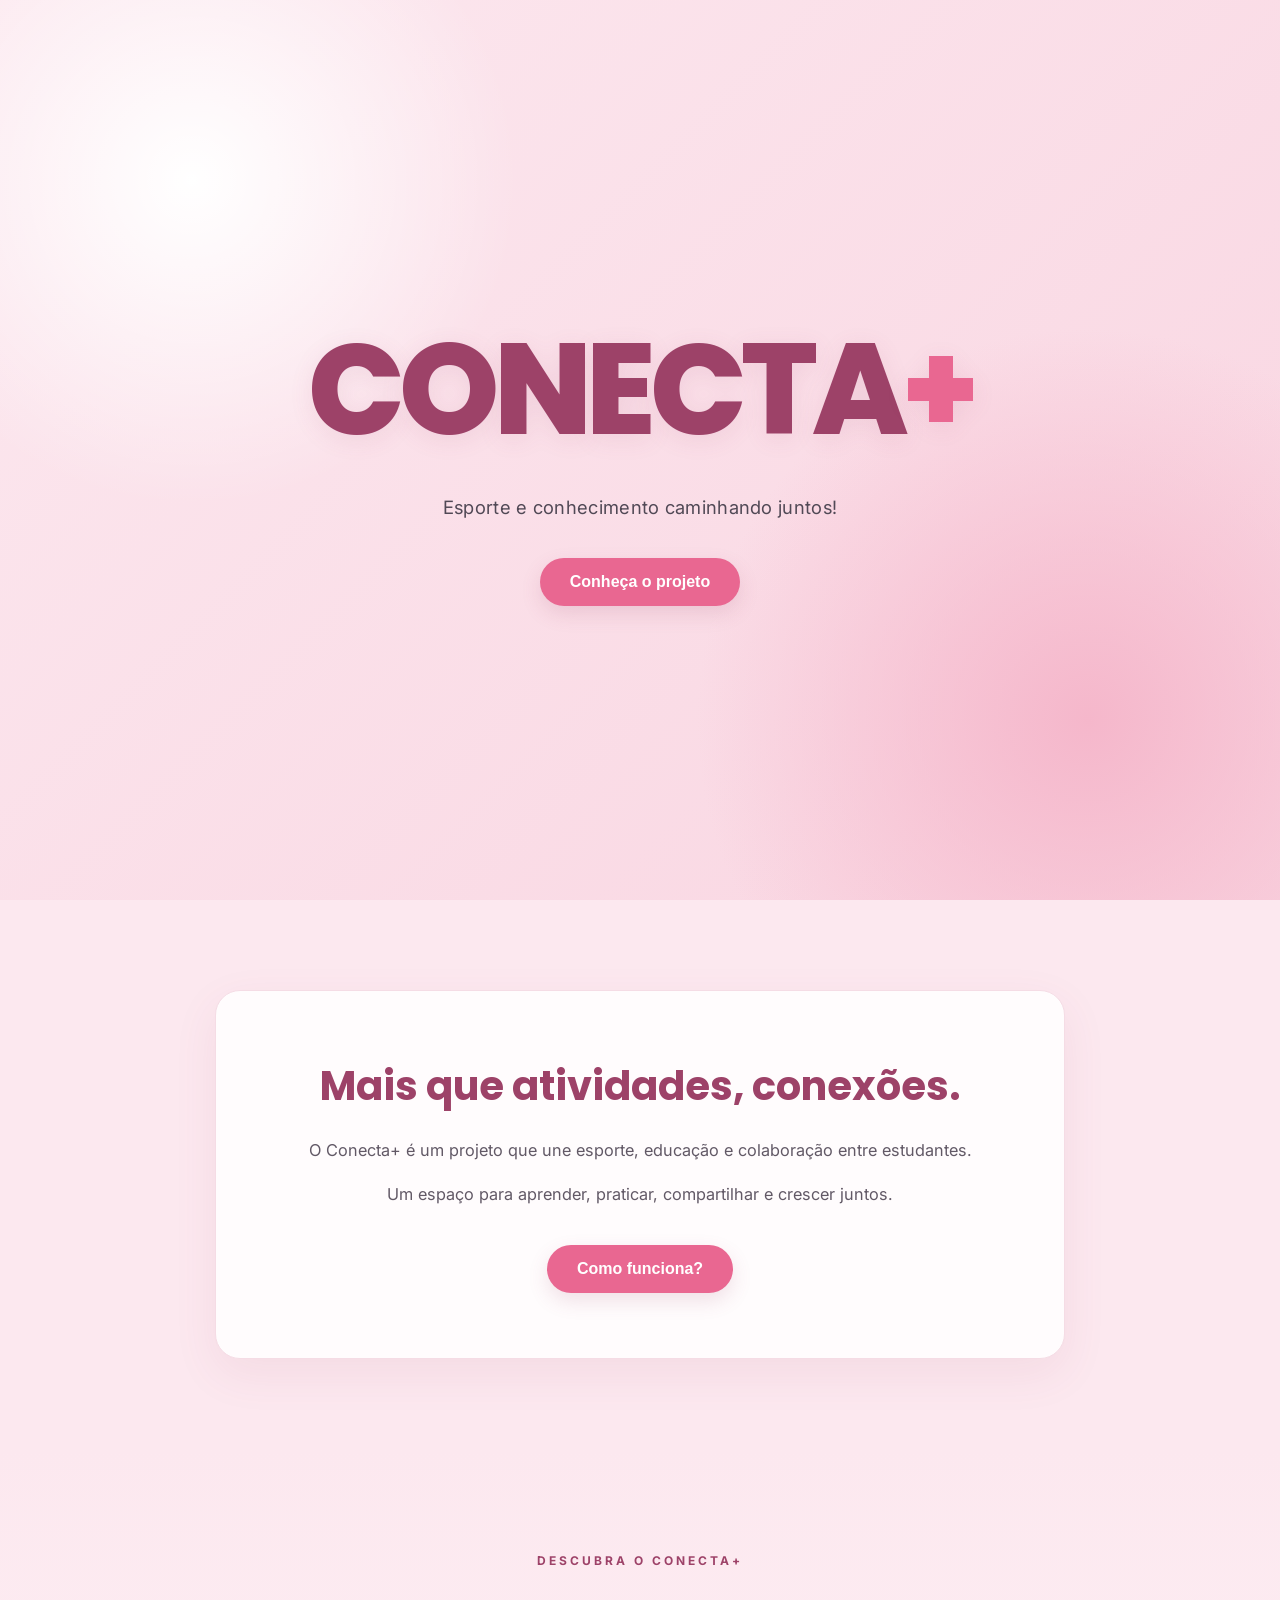
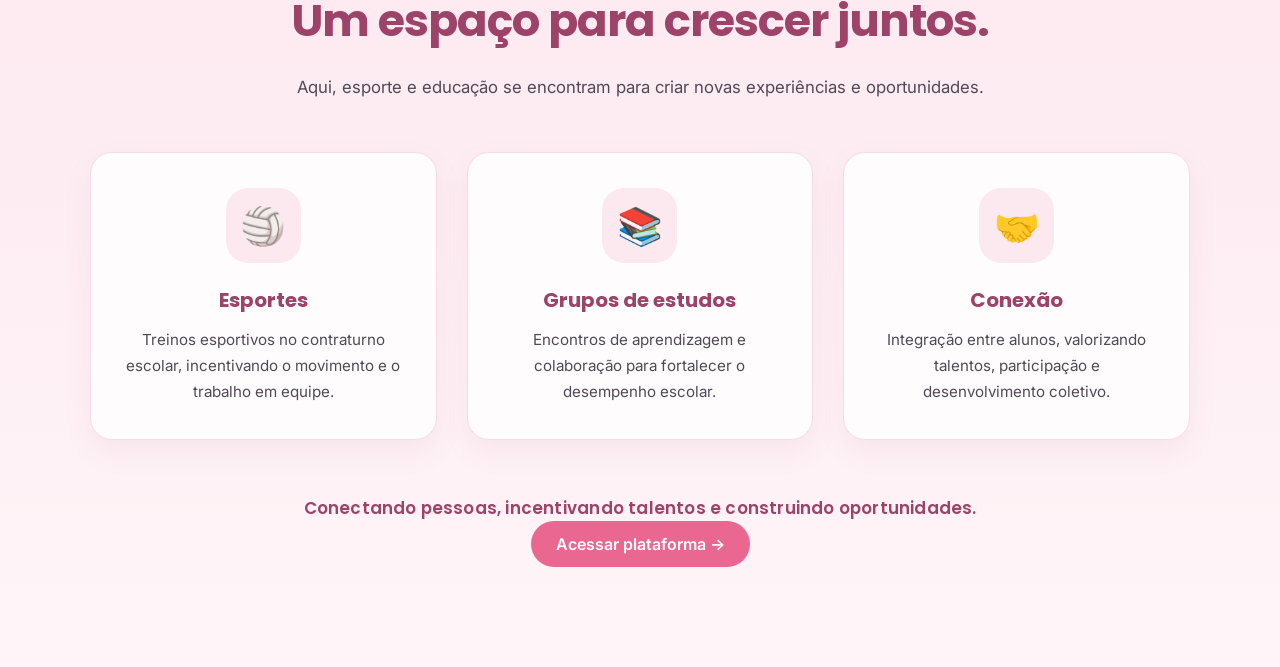
<file: index.html>
<!DOCTYPE html>
<html lang="pt-BR">
<head>
    <meta charset="UTF-8">
    <meta name="viewport" content="width=device-width, initial-scale=1.0">
    <title>Conecta+ | Esporte e conhecimento</title>
    <link rel="stylesheet" href="style.css">
</head>
    
<body>

    <header>
    <h1>CONECTA<span>+</span></h1>

    <p>Esporte e conhecimento caminhando juntos!</p>

    <button onclick="document.getElementById('apresentacao').scrollIntoView({behavior: 'smooth'})">
        Conheça o projeto 
    </button>
</header>
    <main>
        <section class="apresentacao" id="apresentacao">
            <h2>Mais que atividades, conexões.</h2>

            <p>
                O Conecta+ é um projeto que une esporte,
                educação e colaboração entre estudantes.
            </p>

            <p>
                Um espaço para aprender, praticar,
                compartilhar e crescer juntos.
            </p>

         <button onclick="document.getElementById('como-funciona').scrollIntoView({behavior: 'smooth'})">
    Como funciona? 
</button>
            
        </section> 
        <section class="como-funciona" id="como-funciona">

            <div class="titulo-secao">
                <span>DESCUBRA O CONECTA+</span>

                <h2>Um espaço para crescer juntos.</h2>

                <p>
                    Aqui, esporte e educação se encontram
                    para criar novas experiências e oportunidades.
                </p>
            </div>

            <div class="atividades">

                <div class="cartao-atividade">
                    <div class="icone">🏐</div>
                    <h3>Esportes</h3>
                    <p>
                        Treinos esportivos no contraturno escolar,
                        incentivando o movimento e o trabalho em equipe.
                    </p>
                </div>

                <div class="cartao-atividade">
                    <div class="icone">📚</div>
                    <h3>Grupos de estudos</h3>
                    <p>
                        Encontros de aprendizagem e colaboração
                        para fortalecer o desempenho escolar.
                    </p>
                </div>

                <div class="cartao-atividade">
                    <div class="icone">🤝</div>
                    <h3>Conexão</h3>
                    <p>
                        Integração entre alunos, valorizando talentos,
                        participação e desenvolvimento coletivo.
                    </p>
                </div>

            </div>

            <p class="frase-final">
                Conectando pessoas, incentivando talentos
                e construindo oportunidades.
            </p>
            <a href="acesso.html" class="botao-acesso">
    Acessar plataforma →
</a>

        </section>
     
        
    </main>

</body>
</html>
</file>
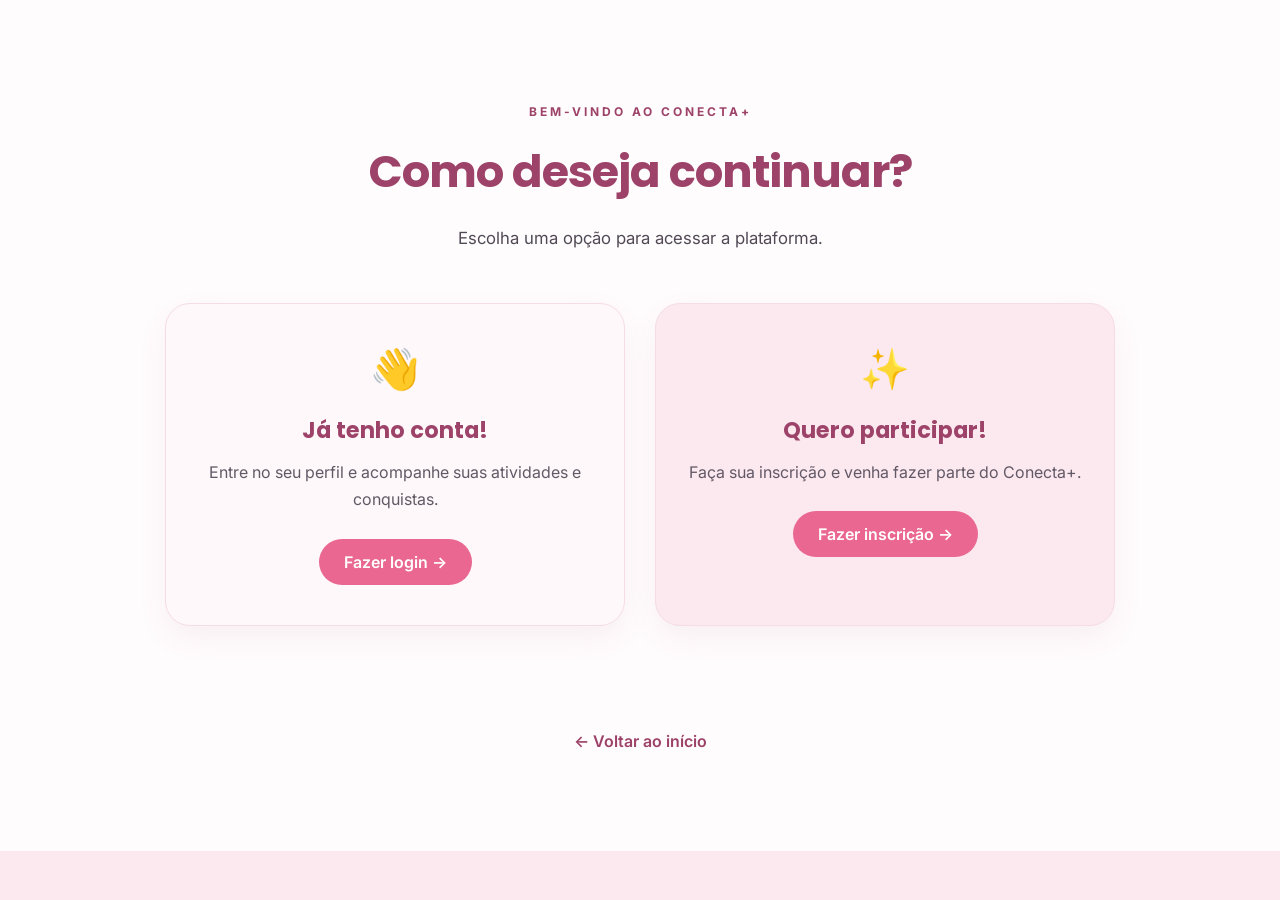
<file: acesso.html>
<!DOCTYPE html>
<html lang="pt-BR">

<head>
    <meta charset="UTF-8">
    <meta name="viewport" content="width=device-width, initial-scale=1.0">
    <title>Acesso | Conecta+</title>
    <link rel="stylesheet" href="style.css">
</head>

<body>

    <main class="acesso">

        <div class="titulo-secao">
            <span>BEM-VINDO AO CONECTA+</span>

            <h2>Como deseja continuar?</h2>

            <p>
                Escolha uma opção para acessar a plataforma.
            </p>
        </div>

        <div class="opcoes-acesso">

            <div class="cartao-acesso">

                <div class="icone-acesso">👋</div>

                <h3>Já tenho conta!</h3>

                <p>
                    Entre no seu perfil e acompanhe
                    suas atividades e conquistas.
                </p>

                <a href="login.html" class="botao-acesso">
                    Fazer login →
                </a>

            </div>

            <div class="cartao-acesso destaque-acesso">

                <div class="icone-acesso">✨</div>

                <h3>Quero participar!</h3>

                <p>
                    Faça sua inscrição e venha
                    fazer parte do Conecta+.
                </p>

                <a href="inscricao.html" class="botao-acesso">
                    Fazer inscrição →
                </a>

            </div>

        </div>

        <a href="index.html" class="voltar">
            ← Voltar ao início
        </a>

    </main>

</body>
</html>
</file>
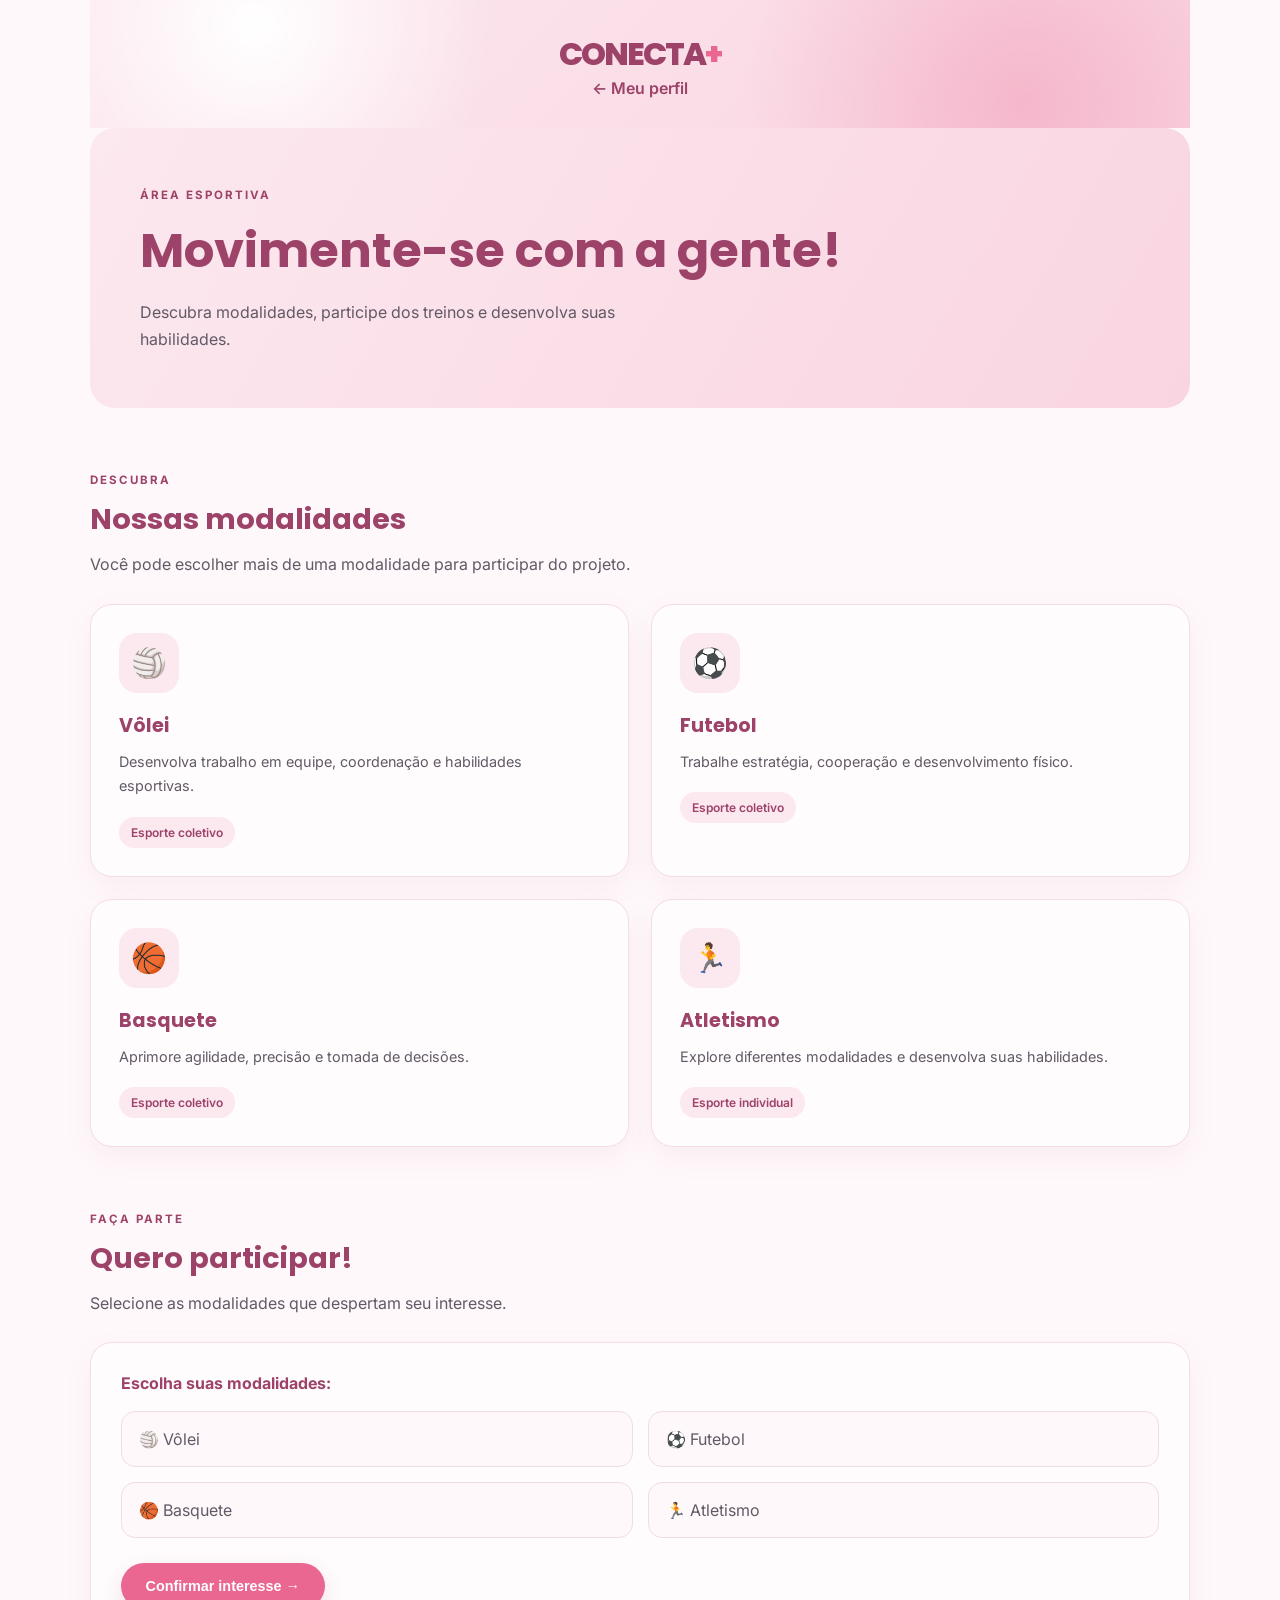
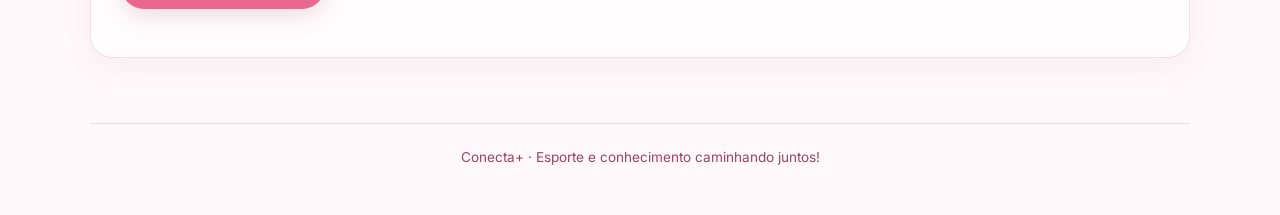
<file: esportes.html>
<!DOCTYPE html>
<html lang="pt-BR">

<head>
    <meta charset="UTF-8">
    <meta name="viewport" content="width=device-width, initial-scale=1.0">
    <title>Esportes | Conecta+</title>
    <link rel="stylesheet" href="style.css">
</head>

<body>

    <main class="pagina-esportes">

        <header class="topo-esportes">

            <a href="perfil.html" class="logo-esportes">
                CONECTA<span>+</span>
            </a>

            <a href="perfil.html" class="voltar-esportes">
                ← Meu perfil
            </a>

        </header>

        <section class="boas-vindas-esportes">

            <span>ÁREA ESPORTIVA</span>

            <h1>Movimente-se com a gente!</h1>

            <p>
                Descubra modalidades, participe dos treinos
                e desenvolva suas habilidades.
            </p>

        </section>

        <section class="modalidades-esportes">

            <div class="titulo-esportes">
                <span>DESCUBRA</span>
                <h2>Nossas modalidades</h2>
                <p>
                    Você pode escolher mais de uma modalidade
                    para participar do projeto.
                </p>
            </div>

            <div class="lista-modalidades">

                <article class="cartao-esporte">

                    <div class="imagem-esporte">🏐</div>

                    <h3>Vôlei</h3>

                    <p>
                        Desenvolva trabalho em equipe,
                        coordenação e habilidades esportivas.
                    </p>

                    <span class="categoria-esporte">Esporte coletivo</span>

                </article>

                <article class="cartao-esporte">

                    <div class="imagem-esporte">⚽</div>

                    <h3>Futebol</h3>

                    <p>
                        Trabalhe estratégia, cooperação
                        e desenvolvimento físico.
                    </p>

                    <span class="categoria-esporte">Esporte coletivo</span>

                </article>

                <article class="cartao-esporte">

                    <div class="imagem-esporte">🏀</div>

                    <h3>Basquete</h3>

                    <p>
                        Aprimore agilidade, precisão
                        e tomada de decisões.
                    </p>

                    <span class="categoria-esporte">Esporte coletivo</span>

                </article>

                <article class="cartao-esporte">

                    <div class="imagem-esporte">🏃</div>

                    <h3>Atletismo</h3>

                    <p>
                        Explore diferentes modalidades
                        e desenvolva suas habilidades.
                    </p>

                    <span class="categoria-esporte">Esporte individual</span>

                </article>

            </div>

        </section>

        <section class="inscricao-esportes">

            <div class="titulo-esportes">
                <span>FAÇA PARTE</span>
                <h2>Quero participar!</h2>
                <p>
                    Selecione as modalidades que despertam
                    seu interesse.
                </p>
            </div>

            <form class="form-esportes" id="form-esportes">

                <label>Escolha suas modalidades:</label>

                <div class="opcoes-esportes">

                    <label class="opcao-esporte">
                        <input type="checkbox" name="modalidades" value="Vôlei">
                        <span>🏐 Vôlei</span>
                    </label>

                    <label class="opcao-esporte">
                        <input type="checkbox" name="modalidades" value="Futebol">
                        <span>⚽ Futebol</span>
                    </label>

                    <label class="opcao-esporte">
                        <input type="checkbox" name="modalidades" value="Basquete">
                        <span>🏀 Basquete</span>
                    </label>

                    <label class="opcao-esporte">
                        <input type="checkbox" name="modalidades" value="Atletismo">
                        <span>🏃 Atletismo</span>
                    </label>

                </div>

                <button type="submit" class="botao-esportes">
                    Confirmar interesse →
                </button>

                <p id="mensagem-esportes"></p>

            </form>

        </section>

        <footer class="rodape-esportes">
            <p>Conecta+ · Esporte e conhecimento caminhando juntos!</p>
        </footer>

    </main>

    <script>

        const formulario = document.getElementById("form-esportes");

        formulario.addEventListener("submit", function(event) {

            event.preventDefault();

            const selecionadas = document.querySelectorAll(
                'input[name="modalidades"]:checked'
            );

            const mensagem = document.getElementById("mensagem-esportes");

            if (selecionadas.length === 0) {
                mensagem.textContent = "Selecione pelo menos uma modalidade.";
                return;
            }

            const modalidades = Array.from(selecionadas).map(
                opcao => opcao.value
            );

            mensagem.textContent =
                "Interesse registrado nesta demonstração: " +
                modalidades.join(", ") + ".";

        });

    </script>

</body>
</html>
</file>
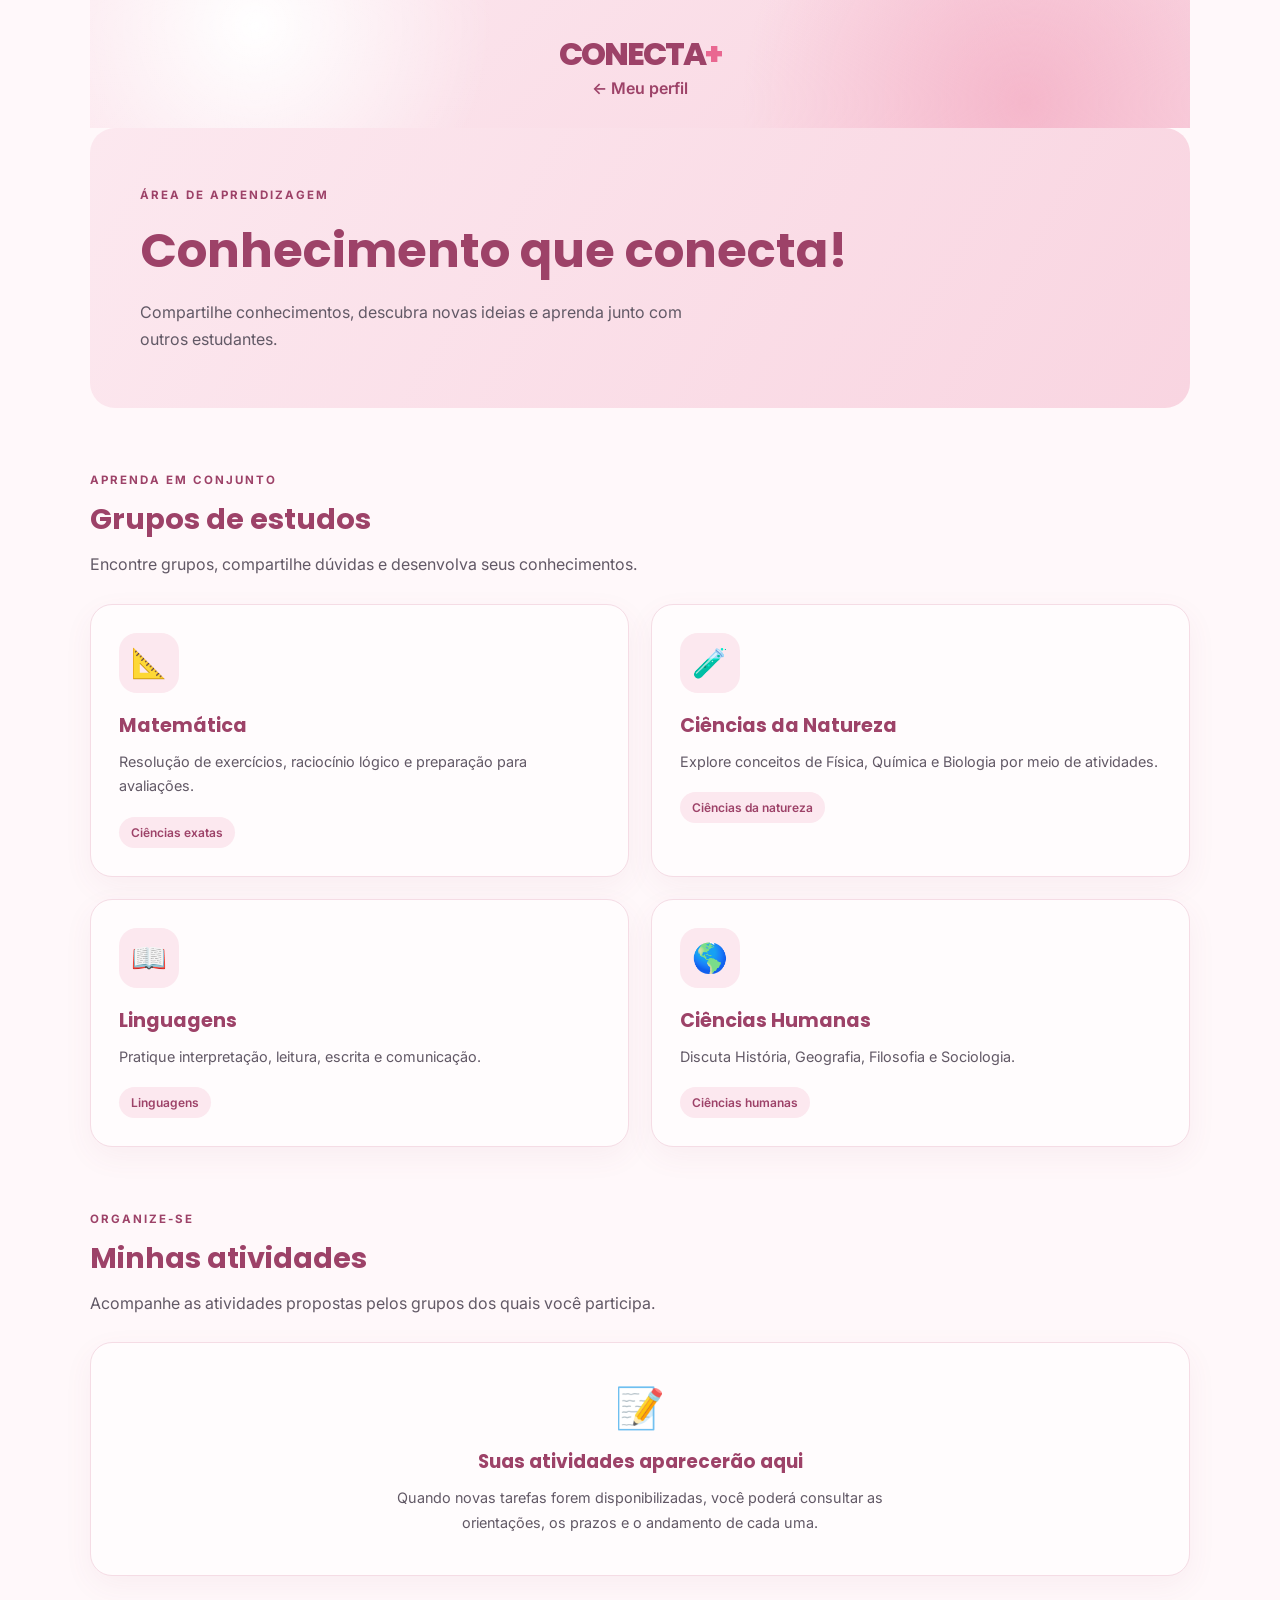
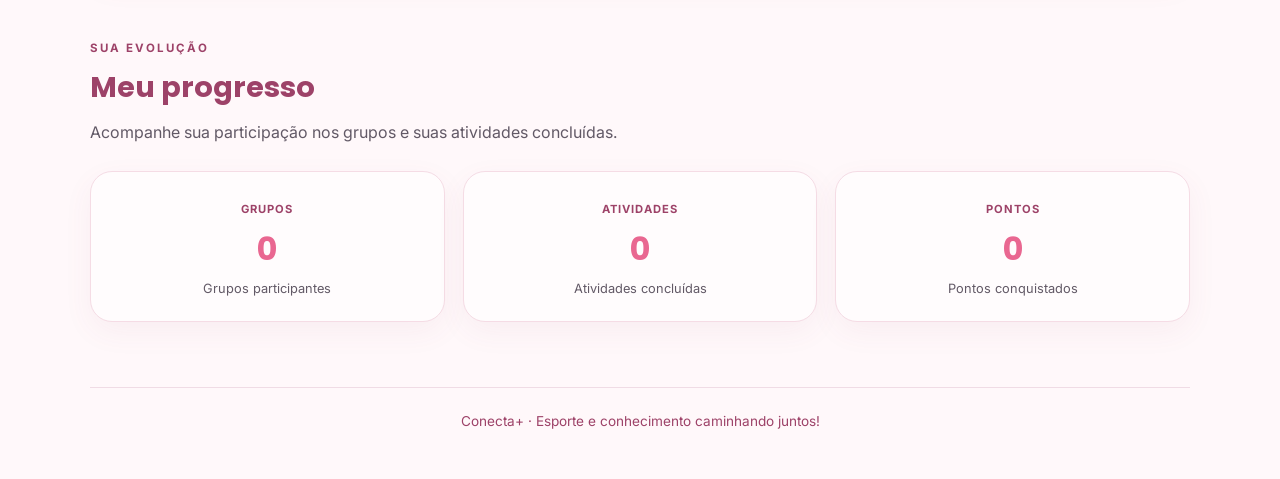
<file: estudos.html>
<!DOCTYPE html>
<html lang="pt-BR">

<head>
    <meta charset="UTF-8">
    <meta name="viewport" content="width=device-width, initial-scale=1.0">
    <title>Estudos | Conecta+</title>
    <link rel="stylesheet" href="style.css">
</head>

<body>

    <main class="pagina-estudos">

        <header class="topo-estudos">

            <a href="perfil.html" class="logo-estudos">
                CONECTA<span>+</span>
            </a>

            <a href="perfil.html" class="voltar-estudos">
                ← Meu perfil
            </a>

        </header>

        <section class="boas-vindas-estudos">

            <span>ÁREA DE APRENDIZAGEM</span>

            <h1>Conhecimento que conecta!</h1>

            <p>
                Compartilhe conhecimentos, descubra novas ideias
                e aprenda junto com outros estudantes.
            </p>

        </section>

        <section class="conteudo-estudos">

            <div class="titulo-estudos">
                <span>APRENDA EM CONJUNTO</span>
                <h2>Grupos de estudos</h2>
                <p>
                    Encontre grupos, compartilhe dúvidas
                    e desenvolva seus conhecimentos.
                </p>
            </div>

            <div class="lista-grupos">

                <article class="cartao-estudo">

                    <div class="icone-estudo">📐</div>

                    <h3>Matemática</h3>

                    <p>
                        Resolução de exercícios, raciocínio lógico
                        e preparação para avaliações.
                    </p>

                    <span class="categoria-estudo">
                        Ciências exatas
                    </span>

                </article>

                <article class="cartao-estudo">

                    <div class="icone-estudo">🧪</div>

                    <h3>Ciências da Natureza</h3>

                    <p>
                        Explore conceitos de Física, Química
                        e Biologia por meio de atividades.
                    </p>

                    <span class="categoria-estudo">
                        Ciências da natureza
                    </span>

                </article>

                <article class="cartao-estudo">

                    <div class="icone-estudo">📖</div>

                    <h3>Linguagens</h3>

                    <p>
                        Pratique interpretação, leitura,
                        escrita e comunicação.
                    </p>

                    <span class="categoria-estudo">
                        Linguagens
                    </span>

                </article>

                <article class="cartao-estudo">

                    <div class="icone-estudo">🌎</div>

                    <h3>Ciências Humanas</h3>

                    <p>
                        Discuta História, Geografia,
                        Filosofia e Sociologia.
                    </p>

                    <span class="categoria-estudo">
                        Ciências humanas
                    </span>

                </article>

            </div>

        </section>

        <section class="atividades-estudos">

            <div class="titulo-estudos">
                <span>ORGANIZE-SE</span>
                <h2>Minhas atividades</h2>
                <p>
                    Acompanhe as atividades propostas
                    pelos grupos dos quais você participa.
                </p>
            </div>

            <div class="painel-atividades">

                <div class="atividade-vazia">
                    <span>📝</span>

                    <h3>Suas atividades aparecerão aqui</h3>

                    <p>
                        Quando novas tarefas forem disponibilizadas,
                        você poderá consultar as orientações,
                        os prazos e o andamento de cada uma.
                    </p>
                </div>

            </div>

        </section>

        <section class="progresso-estudos">

            <div class="titulo-estudos">
                <span>SUA EVOLUÇÃO</span>
                <h2>Meu progresso</h2>
                <p>
                    Acompanhe sua participação nos grupos
                    e suas atividades concluídas.
                </p>
            </div>

            <div class="indicadores-estudos">

                <div class="indicador-estudo">
                    <span>GRUPOS</span>
                    <strong>0</strong>
                    <p>Grupos participantes</p>
                </div>

                <div class="indicador-estudo">
                    <span>ATIVIDADES</span>
                    <strong>0</strong>
                    <p>Atividades concluídas</p>
                </div>

                <div class="indicador-estudo">
                    <span>PONTOS</span>
                    <strong>0</strong>
                    <p>Pontos conquistados</p>
                </div>

            </div>

        </section>

        <footer class="rodape-estudos">
            <p>Conecta+ · Esporte e conhecimento caminhando juntos!</p>
        </footer>

    </main>

</body>
</html>
</file>
<file: style.css>
@import url('https://fonts.googleapis.com/css2?family=Poppins:wght@400;500;600;700;800&family=Inter:wght@400;500;600&display=swap');

* {
    margin: 0;
    padding: 0;
    box-sizing: border-box;
}

body {
    background-color: #FCE8EF;
    color: #292333;
    font-family: 'Inter', sans-serif;
}

header {
    min-height: 85vh;
    display: flex;
    flex-direction: column;
    align-items: center;
    justify-content: center;
    text-align: center;
    padding: 30px;
    background: linear-gradient(135deg, #FCE8EF, #F5B7CB);
}

header h1 {
    font-family: 'Poppins', sans-serif;
    font-size: clamp(4rem, 12vw, 8rem);
    font-weight: 800;
    color: #9D4268;
    letter-spacing: -5px;
}

header h1 span {
    color: #E96791;
}

header p {
    font-size: 1.2rem;
    margin-top: 10px;
    margin-bottom: 20px;
}
.apresentacao {
    max-width: 750px;
    margin: 60px auto;
    padding: 45px 30px;
    text-align: center;
    background: #FFFCFD;
    border-radius: 25px;
}

.apresentacao h2 {
    font-family: 'Poppins', sans-serif;
    color: #9D4268;
    font-size: 2rem;
    margin-bottom: 20px;
}

.apresentacao p {
    line-height: 1.8;
    margin-bottom: 15px;
}

button {
    background: #E96791;
    color: white;
    border: none;
    border-radius: 30px;
    padding: 15px 30px;
    font-size: 1rem;
    font-weight: 600;
    cursor: pointer;
    margin-top: 20px;
    transition: 0.3s;
}

button:hover {
    background: #9D4268;
    transform: translateY(-3px);
}


/* NOVA SEÇÃO: COMO FUNCIONA */

.como-funciona {
    padding: 90px 30px;
    background: #FCE8EF;
    text-align: center;
}

.titulo-secao {
    max-width: 700px;
    margin: 0 auto 50px;
}

.titulo-secao > span {
    color: #9D4268;
    font-size: 0.75rem;
    font-weight: 700;
    letter-spacing: 3px;
}

.titulo-secao h2 {
    font-family: 'Poppins', sans-serif;
    font-size: 2.5rem;
    color: #9D4268;
    margin: 18px 0;
}

.titulo-secao p {
    line-height: 1.8;
    color: #514956;
}

.atividades {
    max-width: 1100px;
    margin: auto;
    display: grid;
    grid-template-columns: repeat(3, 1fr);
    gap: 25px;
}

.cartao-atividade {
    background: #FFFCFD;
    padding: 35px 25px;
    border-radius: 22px;
    transition: 0.3s;
}

.cartao-atividade:hover {
    transform: translateY(-7px);
}

.icone {
    font-size: 2.5rem;
    margin-bottom: 20px;
}

.cartao-atividade h3 {
    font-family: 'Poppins', sans-serif;
    color: #9D4268;
    margin-bottom: 12px;
}

.cartao-atividade p {
    color: #514956;
    line-height: 1.7;
    font-size: 0.95rem;
}

.frase-final {
    margin-top: 55px;
    color: #9D4268;
    font-weight: 600;
}

@media (max-width: 750px) {
    .atividades {
        grid-template-columns: 1fr;
        max-width: 450px;
    }
}


/* ===== NOVO VISUAL DO CONECTA+ ===== */

/* Tela inicial */

header {
    min-height: 100vh;
    position: relative;
    overflow: hidden;
    background:
        radial-gradient(circle at 15% 20%, #ffffff 0, transparent 25%),
        radial-gradient(circle at 85% 80%, #F5B7CB 0, transparent 30%),
        linear-gradient(135deg, #FCE8EF, #F9D5E1);
}

header h1 {
    letter-spacing: -6px;
    text-shadow: 0 5px 25px rgba(157, 66, 104, 0.10);
}

header p {
    color: #514956;
    font-size: 1.15rem;
    letter-spacing: 0.3px;
}

/* Botões */

button {
    box-shadow: 0 8px 20px rgba(157, 66, 104, 0.15);
}

button:hover {
    box-shadow: 0 10px 25px rgba(157, 66, 104, 0.25);
}

/* Apresentação */

.apresentacao {
    max-width: 850px;
    margin: 90px auto;
    padding: 65px 50px;
    border: 1px solid #F5DCE5;
    box-shadow: 0 15px 45px rgba(157, 66, 104, 0.08);
}

.apresentacao h2 {
    font-size: clamp(1.8rem, 4vw, 2.5rem);
}

.apresentacao p {
    color: #625966;
    font-size: 1.02rem;
}

/* Seção como funciona */

.como-funciona {
    padding: 100px 30px;
    background:
        linear-gradient(180deg, #FCE8EF, #FFF5F8);
}

.titulo-secao h2 {
    font-size: clamp(2rem, 4vw, 2.8rem);
    letter-spacing: -1px;
}

.titulo-secao p {
    font-size: 1.05rem;
}

/* Cartões */

.atividades {
    gap: 30px;
}

.cartao-atividade {
    min-height: 260px;
    display: flex;
    flex-direction: column;
    align-items: center;
    justify-content: center;
    border: 1px solid #F5DCE5;
    box-shadow: 0 12px 30px rgba(157, 66, 104, 0.07);
}

.cartao-atividade:hover {
    transform: translateY(-8px);
    box-shadow: 0 18px 35px rgba(157, 66, 104, 0.13);
}

.icone {
    width: 75px;
    height: 75px;
    display: flex;
    align-items: center;
    justify-content: center;
    background: #FCE8EF;
    border-radius: 22px;
    font-size: 2.3rem;
    margin-bottom: 22px;
}

.cartao-atividade h3 {
    font-size: 1.25rem;
}

.cartao-atividade p {
    max-width: 280px;
}

/* Frase de identidade */

.frase-final {
    font-family: 'Poppins', sans-serif;
    font-size: 1.05rem;
    letter-spacing: 0.2px;
}

/* Ajustes para celulares */

@media (max-width: 750px) {
    .apresentacao {
        margin: 45px 18px;
        padding: 40px 22px;
    }

    .como-funciona {
        padding: 70px 20px;
    }

    .titulo-secao h2 {
        font-size: 2rem;
    }

    header h1 {
        letter-spacing: -3px;
    }
}


/* ===== ACESSO E INSCRIÇÃO ===== */

.acesso {
    padding: 100px 30px;
    background: #FFFCFD;
    text-align: center;
}

.opcoes-acesso {
    max-width: 950px;
    margin: 50px auto 80px;
    display: grid;
    grid-template-columns: repeat(2, 1fr);
    gap: 30px;
}

.cartao-acesso {
    padding: 40px 30px;
    border: 1px solid #F5DCE5;
    border-radius: 25px;
    background: #FFF8FA;
    box-shadow: 0 12px 30px rgba(157, 66, 104, 0.07);
}

.destaque-acesso {
    background: #FCE8EF;
}

.icone-acesso {
    font-size: 2.5rem;
    margin-bottom: 20px;
}

.cartao-acesso h3,
.formulario h3 {
    font-family: 'Poppins', sans-serif;
    color: #9D4268;
    font-size: 1.4rem;
    margin-bottom: 12px;
}

.cartao-acesso p {
    color: #625966;
    line-height: 1.7;
    margin-bottom: 25px;
}

.botao-acesso {
    display: inline-block;
    padding: 13px 25px;
    background: #E96791;
    color: white;
    text-decoration: none;
    border-radius: 30px;
    font-weight: 600;
    transition: 0.3s;
}

.botao-acesso:hover {
    background: #9D4268;
    transform: translateY(-3px);
}

.formularios-acesso {
    max-width: 750px;
    margin: auto;
    display: flex;
    flex-direction: column;
    gap: 40px;
}

.formulario {
    background: #FFF8FA;
    padding: 40px;
    border: 1px solid #F5DCE5;
    border-radius: 25px;
    text-align: left;
    scroll-margin-top: 30px;
}

.formulario > p {
    color: #625966;
    margin-bottom: 25px;
}

.formulario form {
    display: flex;
    flex-direction: column;
    gap: 10px;
}

.formulario label {
    color: #514956;
    font-weight: 600;
    margin-top: 10px;
}

.formulario input,
.formulario select {
    width: 100%;
    padding: 14px;
    border: 1px solid #E8CCD8;
    border-radius: 12px;
    background: #FFFCFD;
    color: #292333;
    font-family: 'Inter', sans-serif;
    font-size: 1rem;
}

.formulario input:focus,
.formulario select:focus {
    outline: 2px solid #E96791;
    border-color: transparent;
}

.formulario button {
    align-self: flex-start;
    margin-top: 20px;
}

.mensagem-formulario {
    color: #9D4268;
    font-size: 0.9rem;
    line-height: 1.5;
}

@media (max-width: 750px) {
    .opcoes-acesso {
        grid-template-columns: 1fr;
        max-width: 450px;
    }

    .formulario {
        padding: 28px 20px;
    }

    .acesso {
        padding: 70px 18px;
    }
}

/* BOTÃO DE VOLTAR */

.voltar {
    display: inline-block;
    margin-top: 25px;
    color: #9D4268;
    text-decoration: none;
    font-weight: 600;
}

.voltar:hover {
    text-decoration: underline;
}


/* ===== PÁGINA DE LOGIN ===== */

.pagina-login {
    min-height: 100vh;
    padding: 50px 20px;
    display: flex;
    flex-direction: column;
    align-items: center;
    justify-content: center;
    background:
        radial-gradient(circle at 15% 20%, #ffffff 0, transparent 25%),
        linear-gradient(135deg, #FCE8EF, #F9D5E1);
}

.logo-login {
    font-family: 'Poppins', sans-serif;
    font-size: 2.3rem;
    font-weight: 800;
    color: #9D4268;
    text-decoration: none;
    letter-spacing: -2px;
    margin-bottom: 30px;
}

.logo-login span {
    color: #E96791;
}

.caixa-login {
    width: 100%;
    max-width: 480px;
    padding: 45px 40px;
    background: #FFFCFD;
    border: 1px solid #F5DCE5;
    border-radius: 25px;
    box-shadow: 0 15px 45px rgba(157, 66, 104, 0.10);
    text-align: center;
}

.caixa-login .titulo-secao {
    margin-bottom: 35px;
}

.form-login {
    display: flex;
    flex-direction: column;
    text-align: left;
    gap: 12px;
}

.form-login label {
    color: #514956;
    font-weight: 600;
    margin-top: 8px;
}

.form-login input {
    width: 100%;
    padding: 15px;
    border: 1px solid #E8CCD8;
    border-radius: 12px;
    background: #FFF8FA;
    color: #292333;
    font-family: 'Inter', sans-serif;
    font-size: 1rem;
}

.form-login input:focus {
    outline: 2px solid #E96791;
    border-color: transparent;
}

.form-login button {
    width: 100%;
    margin-top: 20px;
}

.texto-cadastro {
    margin-top: 28px;
    color: #625966;
    font-size: 0.9rem;
    line-height: 1.7;
}

.texto-cadastro a {
    color: #9D4268;
    font-weight: 700;
    text-decoration: none;
}

.texto-cadastro a:hover {
    text-decoration: underline;
}

@media (max-width: 500px) {
    .caixa-login {
        padding: 35px 22px;
    }
}

/* ===== REFORMULAÇÃO DO LOGIN ===== */

.pagina-login {
    min-height: 100vh;
    padding: 45px 20px;
    display: flex;
    flex-direction: column;
    align-items: center;
    justify-content: center;
    background:
        radial-gradient(circle at 10% 15%, #FFFFFF 0, transparent 25%),
        radial-gradient(circle at 90% 85%, #F5B7CB 0, transparent 28%),
        linear-gradient(135deg, #FCE8EF, #F9D5E1);
}

.logo-login {
    font-family: 'Poppins', sans-serif;
    font-size: 2.5rem;
    font-weight: 800;
    letter-spacing: -2px;
    color: #9D4268;
    text-decoration: none;
    margin-bottom: 28px;
}

.logo-login span {
    color: #E96791;
}

.caixa-login {
    width: 100%;
    max-width: 460px;
    padding: 42px;
    background: #FFFCFD;
    border: 1px solid #F5DCE5;
    border-radius: 28px;
    box-shadow: 0 18px 50px rgba(157, 66, 104, 0.11);
}

.cabecalho-login {
    text-align: center;
    margin-bottom: 32px;
}

.cabecalho-login > span {
    color: #E96791;
    font-size: 0.72rem;
    font-weight: 700;
    letter-spacing: 2.5px;
}

.cabecalho-login h2 {
    font-family: 'Poppins', sans-serif;
    color: #9D4268;
    font-size: 1.85rem;
    margin: 15px 0 10px;
}

.cabecalho-login p {
    color: #625966;
    font-size: 0.95rem;
    line-height: 1.7;
}

.form-login {
    display: flex;
    flex-direction: column;
    gap: 22px;
}

.campo-login {
    display: flex;
    flex-direction: column;
    gap: 9px;
}

.campo-login label {
    color: #514956;
    font-weight: 600;
    font-size: 0.9rem;
}

.campo-login input {
    width: 100%;
    padding: 15px 16px;
    border: 1px solid #E8CCD8;
    border-radius: 13px;
    background: #FFF8FA;
    color: #292333;
    font-family: 'Inter', sans-serif;
    font-size: 0.95rem;
    transition: 0.2s;
}

.campo-login input:focus {
    outline: none;
    border-color: #E96791;
    box-shadow: 0 0 0 3px rgba(233, 103, 145, 0.12);
}

.form-login button {
    width: 100%;
    margin-top: 5px;
    padding: 16px;
    border-radius: 13px;
}

.divisor-login {
    display: flex;
    align-items: center;
    gap: 15px;
    margin: 28px 0;
    color: #B69AA7;
    font-size: 0.72rem;
    font-weight: 600;
}

.divisor-login::before,
.divisor-login::after {
    content: "";
    flex: 1;
    height: 1px;
    background: #F0DCE5;
}

.texto-cadastro {
    text-align: center;
    color: #625966;
    font-size: 0.88rem;
    line-height: 1.7;
}

.texto-cadastro a {
    display: inline-block;
    color: #9D4268;
    font-weight: 700;
    text-decoration: none;
}

.texto-cadastro a:hover {
    text-decoration: underline;
}

.pagina-login .voltar {
    margin-top: 28px;
}

@media (max-width: 500px) {
    .caixa-login {
        padding: 32px 23px;
    }

    .cabecalho-login h2 {
        font-size: 1.55rem;
    }

    .logo-login {
        font-size: 2.2rem;
    }
}


/* ===== PÁGINA DE INSCRIÇÃO ===== */

.pagina-inscricao {
    min-height: 100vh;
    padding: 55px 20px;
    display: flex;
    flex-direction: column;
    align-items: center;
    justify-content: center;
    background:
        radial-gradient(circle at 10% 15%, #FFFFFF 0, transparent 25%),
        radial-gradient(circle at 90% 85%, #F5B7CB 0, transparent 28%),
        linear-gradient(135deg, #FCE8EF, #F9D5E1);
}

.logo-inscricao {
    font-family: 'Poppins', sans-serif;
    font-size: 2.5rem;
    font-weight: 800;
    letter-spacing: -2px;
    color: #9D4268;
    text-decoration: none;
    margin-bottom: 28px;
}

.logo-inscricao span {
    color: #E96791;
}

.caixa-inscricao {
    width: 100%;
    max-width: 700px;
    padding: 48px;
    background: #FFFCFD;
    border: 1px solid #F5DCE5;
    border-radius: 28px;
    box-shadow: 0 18px 50px rgba(157, 66, 104, 0.11);
}

.cabecalho-inscricao {
    text-align: center;
    margin-bottom: 38px;
}

.cabecalho-inscricao > span {
    color: #E96791;
    font-size: 0.72rem;
    font-weight: 700;
    letter-spacing: 2.5px;
}

.cabecalho-inscricao h2 {
    font-family: 'Poppins', sans-serif;
    color: #9D4268;
    font-size: 2rem;
    margin: 15px 0 10px;
}

.cabecalho-inscricao p {
    color: #625966;
    font-size: 0.95rem;
    line-height: 1.7;
}

.form-inscricao {
    display: flex;
    flex-direction: column;
    gap: 23px;
}

.linha-inscricao {
    display: grid;
    grid-template-columns: 1fr 1fr;
    gap: 20px;
}

.campo-inscricao {
    display: flex;
    flex-direction: column;
    gap: 9px;
}

.campo-inscricao label {
    color: #514956;
    font-weight: 600;
    font-size: 0.9rem;
}

.campo-inscricao input,
.campo-inscricao select {
    width: 100%;
    padding: 15px 16px;
    border: 1px solid #E8CCD8;
    border-radius: 13px;
    background: #FFF8FA;
    color: #292333;
    font-family: 'Inter', sans-serif;
    font-size: 0.95rem;
    transition: 0.2s;
}

.campo-inscricao input:focus,
.campo-inscricao select:focus {
    outline: none;
    border-color: #E96791;
    box-shadow: 0 0 0 3px rgba(233, 103, 145, 0.12);
}

.campo-inscricao input[readonly] {
    background: #FCE8EF;
    color: #9D4268;
    font-weight: 600;
}

.form-inscricao button {
    width: 100%;
    padding: 16px;
    border-radius: 13px;
    margin-top: 5px;
}

.mensagem-inscricao {
    color: #9D4268;
    font-size: 0.9rem;
    line-height: 1.6;
    text-align: center;
}

.pagina-inscricao .voltar {
    margin-top: 28px;
}

@media (max-width: 550px) {
    .caixa-inscricao {
        padding: 32px 23px;
    }

    .linha-inscricao {
        grid-template-columns: 1fr;
    }

    .cabecalho-inscricao h2 {
        font-size: 1.65rem;
    }

    .logo-inscricao {
        font-size: 2.2rem;
    }
}

/* ===== PERFIL DO ESTUDANTE ===== */

.pagina-perfil {
    min-height: 100vh;
    background: #FFF8FA;
    padding: 0 7% 50px;
}

.topo-perfil {
    min-height: 90px;
    display: flex;
    align-items: center;
    justify-content: space-between;
    background: transparent;
}

.logo-perfil {
    font-family: 'Poppins', sans-serif;
    font-size: 2rem;
    font-weight: 800;
    letter-spacing: -2px;
    color: #9D4268;
    text-decoration: none;
}

.logo-perfil span {
    color: #E96791;
}

.sair-perfil {
    color: #9D4268;
    text-decoration: none;
    font-size: 0.9rem;
    font-weight: 600;
}

.sair-perfil:hover {
    text-decoration: underline;
}

.boas-vindas-perfil {
    padding: 55px 50px;
    border-radius: 25px;
    background: linear-gradient(120deg, #FCE8EF, #F9D5E1);
}

.boas-vindas-perfil > span,
.cartao-identificacao > div > span,
.titulo-perfil > span {
    color: #9D4268;
    font-size: 0.72rem;
    font-weight: 700;
    letter-spacing: 2px;
}

.boas-vindas-perfil h1 {
    font-family: 'Poppins', sans-serif;
    color: #9D4268;
    font-size: clamp(2rem, 5vw, 3rem);
    margin: 12px 0;
}

.boas-vindas-perfil p {
    color: #625966;
    line-height: 1.7;
    max-width: 550px;
}

.resumo-perfil {
    margin-top: 35px;
    display: grid;
    grid-template-columns: 1fr 1.5fr;
    gap: 25px;
}

.cartao-identificacao,
.indicador,
.cartao-area,
.mensagem-conquistas {
    background: #FFFCFD;
    border: 1px solid #F5DCE5;
    border-radius: 22px;
    box-shadow: 0 10px 30px rgba(157, 66, 104, 0.06);
}

.cartao-identificacao {
    padding: 28px;
    display: flex;
    align-items: center;
    gap: 18px;
}

.avatar-perfil {
    min-width: 65px;
    height: 65px;
    display: flex;
    align-items: center;
    justify-content: center;
    border-radius: 20px;
    background: #FCE8EF;
    color: #9D4268;
    font-family: 'Poppins', sans-serif;
    font-size: 1.8rem;
    font-weight: 700;
}

.cartao-identificacao h2 {
    color: #9D4268;
    font-family: 'Poppins', sans-serif;
    font-size: 1.15rem;
    margin: 7px 0;
}

.cartao-identificacao p {
    color: #625966;
    font-size: 0.85rem;
    line-height: 1.5;
}

.indicadores-perfil {
    display: grid;
    grid-template-columns: repeat(3, 1fr);
    gap: 15px;
}

.indicador {
    padding: 22px 15px;
    text-align: center;
}

.indicador span {
    color: #9D4268;
    font-size: 0.7rem;
    font-weight: 700;
    letter-spacing: 1px;
}

.indicador strong {
    display: block;
    color: #E96791;
    font-family: 'Poppins', sans-serif;
    font-size: 2rem;
    margin: 8px 0;
}

.indicador p {
    color: #625966;
    font-size: 0.78rem;
    line-height: 1.4;
}

.participacao-perfil,
.conquistas-perfil {
    margin-top: 65px;
}

.titulo-perfil {
    margin-bottom: 25px;
}

.titulo-perfil h2 {
    color: #9D4268;
    font-family: 'Poppins', sans-serif;
    font-size: 1.8rem;
    margin: 10px 0;
}

.titulo-perfil p {
    color: #625966;
    line-height: 1.6;
}

.areas-perfil {
    display: grid;
    grid-template-columns: repeat(2, 1fr);
    gap: 25px;
}

.cartao-area {
    padding: 30px;
    transition: 0.3s;
}

.cartao-area:hover {
    transform: translateY(-5px);
    box-shadow: 0 15px 35px rgba(157, 66, 104, 0.10);
}

.icone-area {
    width: 60px;
    height: 60px;
    display: flex;
    align-items: center;
    justify-content: center;
    border-radius: 18px;
    background: #FCE8EF;
    font-size: 1.8rem;
    margin-bottom: 18px;
}

.cartao-area h3 {
    color: #9D4268;
    font-family: 'Poppins', sans-serif;
    font-size: 1.2rem;
    margin-bottom: 10px;
}

.cartao-area p {
    color: #625966;
    line-height: 1.7;
    font-size: 0.9rem;
    margin-bottom: 20px;
}

.status-area {
    display: inline-block;
    padding: 8px 12px;
    border-radius: 20px;
    background: #FCE8EF;
    color: #9D4268;
    font-size: 0.75rem;
    font-weight: 600;
}

.mensagem-conquistas {
    padding: 40px 25px;
    text-align: center;
}

.mensagem-conquistas > span {
    font-size: 2.3rem;
}

.mensagem-conquistas h3 {
    color: #9D4268;
    font-family: 'Poppins', sans-serif;
    margin: 12px 0;
}

.mensagem-conquistas p {
    color: #625966;
    line-height: 1.7;
    font-size: 0.9rem;
}

.rodape-perfil {
    margin-top: 65px;
    padding-top: 25px;
    border-top: 1px solid #F0DCE5;
    text-align: center;
    color: #9D4268;
    font-size: 0.85rem;
}

@media (max-width: 850px) {
    .resumo-perfil {
        grid-template-columns: 1fr;
    }
}

@media (max-width: 600px) {
    .pagina-perfil {
        padding: 0 18px 35px;
    }

    .boas-vindas-perfil {
        padding: 38px 25px;
    }

    .indicadores-perfil,
    .areas-perfil {
        grid-template-columns: 1fr;
    }

    .cartao-identificacao {
        padding: 22px;
    }

    .participacao-perfil,
    .conquistas-perfil {
        margin-top: 45px;
    }

    .topo-perfil {
        min-height: 75px;
    }

    .logo-perfil {
        font-size: 1.7rem;
    }
}

/* ===== ÁREA DE ESPORTES ===== */

.pagina-esportes {
    min-height: 100vh;
    background: #FFF8FA;
    padding: 0 7% 50px;
}

.topo-esportes {
    min-height: 90px;
    display: flex;
    align-items: center;
    justify-content: space-between;
}

.logo-esportes {
    font-family: 'Poppins', sans-serif;
    font-size: 2rem;
    font-weight: 800;
    letter-spacing: -2px;
    color: #9D4268;
    text-decoration: none;
}

.logo-esportes span {
    color: #E96791;
}

.voltar-esportes {
    color: #9D4268;
    text-decoration: none;
    font-weight: 600;
}

.boas-vindas-esportes {
    padding: 55px 50px;
    border-radius: 25px;
    background: linear-gradient(120deg, #FCE8EF, #F9D5E1);
}

.boas-vindas-esportes > span,
.titulo-esportes > span {
    color: #9D4268;
    font-size: 0.72rem;
    font-weight: 700;
    letter-spacing: 2px;
}

.boas-vindas-esportes h1 {
    font-family: 'Poppins', sans-serif;
    color: #9D4268;
    font-size: clamp(2rem, 5vw, 3rem);
    margin: 12px 0;
}

.boas-vindas-esportes p,
.titulo-esportes p {
    color: #625966;
    line-height: 1.7;
}

.boas-vindas-esportes p {
    max-width: 550px;
}

.modalidades-esportes,
.inscricao-esportes {
    margin-top: 60px;
}

.titulo-esportes {
    margin-bottom: 25px;
}

.titulo-esportes h2 {
    color: #9D4268;
    font-family: 'Poppins', sans-serif;
    font-size: 1.8rem;
    margin: 10px 0;
}

.lista-modalidades {
    display: grid;
    grid-template-columns: repeat(2, 1fr);
    gap: 22px;
}

.cartao-esporte {
    background: #FFFCFD;
    border: 1px solid #F5DCE5;
    border-radius: 22px;
    padding: 28px;
    box-shadow: 0 10px 30px rgba(157, 66, 104, 0.06);
    transition: 0.3s;
}

.cartao-esporte:hover {
    transform: translateY(-5px);
    box-shadow: 0 15px 35px rgba(157, 66, 104, 0.10);
}

.imagem-esporte {
    width: 60px;
    height: 60px;
    display: flex;
    align-items: center;
    justify-content: center;
    background: #FCE8EF;
    border-radius: 18px;
    font-size: 1.8rem;
    margin-bottom: 18px;
}

.cartao-esporte h3 {
    color: #9D4268;
    font-family: 'Poppins', sans-serif;
    font-size: 1.2rem;
    margin-bottom: 10px;
}

.cartao-esporte p {
    color: #625966;
    line-height: 1.7;
    font-size: 0.9rem;
    margin-bottom: 18px;
}

.categoria-esporte {
    display: inline-block;
    padding: 8px 12px;
    border-radius: 20px;
    background: #FCE8EF;
    color: #9D4268;
    font-size: 0.75rem;
    font-weight: 600;
}

.form-esportes {
    background: #FFFCFD;
    border: 1px solid #F5DCE5;
    border-radius: 22px;
    padding: 30px;
    box-shadow: 0 10px 30px rgba(157, 66, 104, 0.06);
}

.form-esportes > label {
    display: block;
    color: #9D4268;
    font-weight: 700;
    margin-bottom: 18px;
}

.opcoes-esportes {
    display: grid;
    grid-template-columns: repeat(2, 1fr);
    gap: 15px;
}

.opcao-esporte {
    cursor: pointer;
}

.opcao-esporte input {
    display: none;
}

.opcao-esporte span {
    display: block;
    padding: 17px;
    border: 1px solid #F0DCE5;
    border-radius: 14px;
    color: #625966;
    background: #FFF8FA;
    transition: 0.2s;
}

.opcao-esporte input:checked + span {
    background: #FCE8EF;
    border: 2px solid #E96791;
    color: #9D4268;
    font-weight: 700;
}

.botao-esportes {
    margin-top: 25px;
    padding: 15px 25px;
    border: none;
    border-radius: 30px;
    background: #E96791;
    color: white;
    font-weight: 700;
    font-size: 0.9rem;
    cursor: pointer;
    transition: 0.3s;
}

.botao-esportes:hover {
    background: #9D4268;
    transform: translateY(-2px);
}

#mensagem-esportes {
    margin-top: 18px;
    color: #9D4268;
    font-size: 0.9rem;
    font-weight: 600;
}

.rodape-esportes {
    margin-top: 65px;
    padding-top: 25px;
    border-top: 1px solid #F0DCE5;
    text-align: center;
    color: #9D4268;
    font-size: 0.85rem;
}

@media (max-width: 600px) {

    .pagina-esportes {
        padding: 0 18px 35px;
    }

    .boas-vindas-esportes {
        padding: 38px 25px;
    }

    .lista-modalidades,
    .opcoes-esportes {
        grid-template-columns: 1fr;
    }

    .topo-esportes {
        min-height: 75px;
    }

    .logo-esportes {
        font-size: 1.7rem;
    }

}

/* ===== ÁREA DE ESTUDOS ===== */

.pagina-estudos {
    min-height: 100vh;
    background: #FFF8FA;
    padding: 0 7% 50px;
}

.topo-estudos {
    min-height: 90px;
    display: flex;
    align-items: center;
    justify-content: space-between;
}

.logo-estudos {
    font-family: 'Poppins', sans-serif;
    font-size: 2rem;
    font-weight: 800;
    letter-spacing: -2px;
    color: #9D4268;
    text-decoration: none;
}

.logo-estudos span {
    color: #E96791;
}

.voltar-estudos {
    color: #9D4268;
    text-decoration: none;
    font-weight: 600;
}

.boas-vindas-estudos {
    padding: 55px 50px;
    border-radius: 25px;
    background: linear-gradient(120deg, #FCE8EF, #F9D5E1);
}

.boas-vindas-estudos > span,
.titulo-estudos > span {
    color: #9D4268;
    font-size: 0.72rem;
    font-weight: 700;
    letter-spacing: 2px;
}

.boas-vindas-estudos h1 {
    font-family: 'Poppins', sans-serif;
    color: #9D4268;
    font-size: clamp(2rem, 5vw, 3rem);
    margin: 12px 0;
}

.boas-vindas-estudos p,
.titulo-estudos p {
    color: #625966;
    line-height: 1.7;
}

.boas-vindas-estudos p {
    max-width: 550px;
}

.conteudo-estudos,
.atividades-estudos,
.progresso-estudos {
    margin-top: 60px;
}

.titulo-estudos {
    margin-bottom: 25px;
}

.titulo-estudos h2 {
    color: #9D4268;
    font-family: 'Poppins', sans-serif;
    font-size: 1.8rem;
    margin: 10px 0;
}

.lista-grupos {
    display: grid;
    grid-template-columns: repeat(2, 1fr);
    gap: 22px;
}

.cartao-estudo {
    background: #FFFCFD;
    border: 1px solid #F5DCE5;
    border-radius: 22px;
    padding: 28px;
    box-shadow: 0 10px 30px rgba(157, 66, 104, 0.06);
    transition: 0.3s;
}

.cartao-estudo:hover {
    transform: translateY(-5px);
    box-shadow: 0 15px 35px rgba(157, 66, 104, 0.10);
}

.icone-estudo {
    width: 60px;
    height: 60px;
    display: flex;
    align-items: center;
    justify-content: center;
    background: #FCE8EF;
    border-radius: 18px;
    font-size: 1.8rem;
    margin-bottom: 18px;
}

.cartao-estudo h3 {
    color: #9D4268;
    font-family: 'Poppins', sans-serif;
    font-size: 1.2rem;
    margin-bottom: 10px;
}

.cartao-estudo p {
    color: #625966;
    line-height: 1.7;
    font-size: 0.9rem;
    margin-bottom: 18px;
}

.categoria-estudo {
    display: inline-block;
    padding: 8px 12px;
    border-radius: 20px;
    background: #FCE8EF;
    color: #9D4268;
    font-size: 0.75rem;
    font-weight: 600;
}

.painel-atividades {
    background: #FFFCFD;
    border: 1px solid #F5DCE5;
    border-radius: 22px;
    padding: 40px 25px;
    box-shadow: 0 10px 30px rgba(157, 66, 104, 0.06);
}

.atividade-vazia {
    text-align: center;
    max-width: 500px;
    margin: auto;
}

.atividade-vazia > span {
    font-size: 2.5rem;
}

.atividade-vazia h3 {
    color: #9D4268;
    font-family: 'Poppins', sans-serif;
    margin: 15px 0 10px;
}

.atividade-vazia p {
    color: #625966;
    font-size: 0.9rem;
    line-height: 1.7;
}

.indicadores-estudos {
    display: grid;
    grid-template-columns: repeat(3, 1fr);
    gap: 18px;
}

.indicador-estudo {
    background: #FFFCFD;
    border: 1px solid #F5DCE5;
    border-radius: 22px;
    padding: 25px 18px;
    text-align: center;
    box-shadow: 0 10px 30px rgba(157, 66, 104, 0.06);
}

.indicador-estudo span {
    color: #9D4268;
    font-size: 0.7rem;
    font-weight: 700;
    letter-spacing: 1px;
}

.indicador-estudo strong {
    display: block;
    color: #E96791;
    font-family: 'Poppins', sans-serif;
    font-size: 2rem;
    margin: 8px 0;
}

.indicador-estudo p {
    color: #625966;
    font-size: 0.8rem;
}

.rodape-estudos {
    margin-top: 65px;
    padding-top: 25px;
    border-top: 1px solid #F0DCE5;
    text-align: center;
    color: #9D4268;
    font-size: 0.85rem;
}

@media (max-width: 600px) {

    .pagina-estudos {
        padding: 0 18px 35px;
    }

    .boas-vindas-estudos {
        padding: 38px 25px;
    }

    .lista-grupos,
    .indicadores-estudos {
        grid-template-columns: 1fr;
    }

    .topo-estudos {
        min-height: 75px;
    }

    .logo-estudos {
        font-size: 1.7rem;
    }

    .conteudo-estudos,
    .atividades-estudos,
    .progresso-estudos {
        margin-top: 45px;
    }

}

/* ===== CALENDÁRIO ===== */

.pagina-calendario {
    min-height: 100vh;
    background: #FFF8FA;
    padding: 0 7% 50px;
}

.topo-calendario {
    min-height: 90px;
    display: flex;
    align-items: center;
    justify-content: space-between;
}

.logo-calendario {
    font-family: 'Poppins', sans-serif;
    font-size: 2rem;
    font-weight: 800;
    letter-spacing: -2px;
    color: #9D4268;
    text-decoration: none;
}

.logo-calendario span {
    color: #E96791;
}

.voltar-calendario {
    color: #9D4268;
    text-decoration: none;
    font-weight: 600;
}

.boas-vindas-calendario {
    padding: 55px 50px;
    border-radius: 25px;
    background: linear-gradient(120deg, #FCE8EF, #F9D5E1);
}

.boas-vindas-calendario > span,
.titulo-calendario > span {
    color: #9D4268;
    font-size: 0.72rem;
    font-weight: 700;
    letter-spacing: 2px;
}

.boas-vindas-calendario h1 {
    font-family: 'Poppins', sans-serif;
    color: #9D4268;
    font-size: clamp(2rem, 5vw, 3rem);
    margin: 12px 0;
}

.boas-vindas-calendario p,
.titulo-calendario p {
    color: #625966;
    line-height: 1.7;
}

.boas-vindas-calendario p {
    max-width: 550px;
}

.area-calendario,
.legenda-calendario,
.eventos-calendario {
    margin-top: 60px;
}

.titulo-calendario {
    margin-bottom: 25px;
}

.titulo-calendario h2 {
    color: #9D4268;
    font-family: 'Poppins', sans-serif;
    font-size: 1.8rem;
    margin: 10px 0;
}

.painel-calendario {
    background: #FFFCFD;
    border: 1px solid #F5DCE5;
    border-radius: 22px;
    padding: 30px;
    box-shadow: 0 10px 30px rgba(157, 66, 104, 0.06);
}

.cabecalho-calendario {
    display: flex;
    align-items: center;
    justify-content: space-between;
    margin-bottom: 25px;
}

.cabecalho-calendario h3 {
    color: #9D4268;
    font-family: 'Poppins', sans-serif;
    font-size: 1.3rem;
    margin-bottom: 5px;
}

.cabecalho-calendario p {
    color: #887B86;
    font-size: 0.85rem;
}

.controles-calendario {
    display: flex;
    gap: 10px;
}

.controles-calendario button {
    width: 38px;
    height: 38px;
    border: none;
    border-radius: 12px;
    background: #FCE8EF;
    color: #9D4268;
    font-size: 1.5rem;
    cursor: pointer;
}

.controles-calendario button:hover {
    background: #F5D1DF;
}

.dias-semana,
.dias-calendario {
    display: grid;
    grid-template-columns: repeat(7, 1fr);
    text-align: center;
}

.dias-semana span {
    padding: 15px 5px;
    color: #9D4268;
    font-weight: 700;
    font-size: 0.8rem;
}

.dia-calendario,
.dia-vazio {
    min-height: 65px;
    margin: 3px;
}

.dia-calendario {
    display: flex;
    justify-content: center;
    align-items: center;
    border-radius: 13px;
    color: #625966;
    background: #FFF8FA;
    border: 1px solid #F7E9EF;
    transition: 0.2s;
}

.dia-calendario:hover {
    background: #FCE8EF;
}

.dia-calendario.dia-hoje {
    background: #E96791;
    color: white;
    font-weight: 700;
    border-color: #E96791;
}

.itens-legenda {
    display: flex;
    flex-wrap: wrap;
    gap: 25px;
    color: #625966;
    font-size: 0.9rem;
}

.itens-legenda div {
    display: flex;
    align-items: center;
    gap: 9px;
}

.bolinha {
    width: 11px;
    height: 11px;
    border-radius: 50%;
}

.bolinha.esporte {
    background: #E96791;
}

.bolinha.estudo {
    background: #9D4268;
}

.bolinha.pessoal {
    background: #8C83B5;
}

.lista-eventos {
    background: #FFFCFD;
    border: 1px solid #F5DCE5;
    border-radius: 22px;
    padding: 35px 25px;
    box-shadow: 0 10px 30px rgba(157, 66, 104, 0.06);
}

.evento-vazio {
    text-align: center;
    max-width: 500px;
    margin: auto;
}

.evento-vazio > span {
    font-size: 2.5rem;
}

.evento-vazio h3 {
    color: #9D4268;
    font-family: 'Poppins', sans-serif;
    margin: 15px 0 10px;
}

.evento-vazio p {
    color: #625966;
    font-size: 0.9rem;
    line-height: 1.7;
}

.rodape-calendario {
    margin-top: 65px;
    padding-top: 25px;
    border-top: 1px solid #F0DCE5;
    text-align: center;
    color: #9D4268;
    font-size: 0.85rem;
}

@media (max-width: 600px) {

    .pagina-calendario {
        padding: 0 18px 35px;
    }

    .boas-vindas-calendario {
        padding: 38px 25px;
    }

    .painel-calendario {
        padding: 15px 8px;
    }

    .dia-calendario,
    .dia-vazio {
        min-height: 45px;
        margin: 2px;
        font-size: 0.8rem;
    }

    .dias-semana span {
        font-size: 0.7rem;
    }

    .topo-calendario {
        min-height: 75px;
    }

    .logo-calendario {
        font-size: 1.7rem;
    }

    .area-calendario,
    .legenda-calendario,
    .eventos-calendario {
        margin-top: 45px;
    }

}

/* ===== NOTIFICAÇÕES ===== */

.pagina-notificacoes {
    min-height: 100vh;
    background: #FFF8FA;
    padding: 0 7% 50px;
}

.topo-notificacoes {
    min-height: 90px;
    display: flex;
    align-items: center;
    justify-content: space-between;
}

.logo-notificacoes {
    font-family: 'Poppins', sans-serif;
    font-size: 2rem;
    font-weight: 800;
    letter-spacing: -2px;
    color: #9D4268;
    text-decoration: none;
}

.logo-notificacoes span {
    color: #E96791;
}

.voltar-notificacoes {
    color: #9D4268;
    text-decoration: none;
    font-weight: 600;
}

.cabecalho-notificacoes {
    padding: 50px;
    border-radius: 25px;
    background: linear-gradient(120deg, #FCE8EF, #F9D5E1);
}

.cabecalho-notificacoes > span {
    color: #9D4268;
    font-size: 0.72rem;
    font-weight: 700;
    letter-spacing: 2px;
}

.cabecalho-notificacoes h1 {
    font-family: 'Poppins', sans-serif;
    color: #9D4268;
    font-size: clamp(2rem, 5vw, 3rem);
    margin: 12px 0;
}

.cabecalho-notificacoes p {
    color: #625966;
    line-height: 1.7;
    max-width: 550px;
}

.conteudo-notificacoes {
    max-width: 950px;
    margin: 55px auto;
}

.titulo-notificacoes {
    display: flex;
    align-items: center;
    justify-content: space-between;
    gap: 20px;
    margin-bottom: 25px;
}

.titulo-notificacoes h2 {
    color: #9D4268;
    font-family: 'Poppins', sans-serif;
    font-size: 1.7rem;
}

.titulo-notificacoes p {
    color: #625966;
    margin-top: 5px;
}

.titulo-notificacoes button {
    border: none;
    background: #FCE8EF;
    color: #9D4268;
    padding: 12px 18px;
    border-radius: 12px;
    font-weight: 600;
    cursor: pointer;
    transition: 0.3s;
}

.titulo-notificacoes button:hover {
    background: #F5D5E1;
}

.titulo-notificacoes button:disabled {
    opacity: 0.65;
    cursor: default;
}

.lista-notificacoes {
    display: flex;
    flex-direction: column;
    gap: 16px;
}

.notificacao {
    display: flex;
    align-items: flex-start;
    gap: 20px;
    padding: 25px;
    background: #FFFCFD;
    border: 1px solid #F5DCE5;
    border-radius: 20px;
    box-shadow: 0 8px 25px rgba(157, 66, 104, 0.05);
    transition: 0.3s;
}

.notificacao:hover {
    transform: translateY(-3px);
}

.notificacao.nao-lida {
    background: #FFF1F5;
    border-color: #EFC6D5;
}

.icone-notificacao {
    min-width: 52px;
    height: 52px;
    display: flex;
    align-items: center;
    justify-content: center;
    background: #FCE8EF;
    border-radius: 16px;
    font-size: 1.5rem;
}

.texto-notificacao {
    flex: 1;
}

.categoria-notificacao {
    color: #9D4268;
    font-size: 0.68rem;
    font-weight: 700;
    letter-spacing: 1.5px;
}

.texto-notificacao h3 {
    color: #9D4268;
    font-family: 'Poppins', sans-serif;
    font-size: 1.05rem;
    margin: 7px 0;
}

.texto-notificacao p {
    color: #625966;
    font-size: 0.9rem;
    line-height: 1.6;
}

.texto-notificacao small {
    display: block;
    color: #A18D98;
    font-size: 0.75rem;
    margin-top: 12px;
}

.ponto-notificacao {
    min-width: 10px;
    height: 10px;
    border-radius: 50%;
    background: #E96791;
    margin-top: 8px;
}

.sem-notificacoes {
    padding: 40px 20px;
    text-align: center;
    background: #FFFCFD;
    border: 1px solid #F5DCE5;
    border-radius: 20px;
    margin-top: 20px;
}

.sem-notificacoes span {
    font-size: 2rem;
}

.sem-notificacoes h3 {
    color: #9D4268;
    font-family: 'Poppins', sans-serif;
    margin: 12px 0;
}

.sem-notificacoes p {
    color: #625966;
    font-size: 0.9rem;
}

.rodape-notificacoes {
    margin-top: 65px;
    padding-top: 25px;
    border-top: 1px solid #F0DCE5;
    text-align: center;
    color: #9D4268;
    font-size: 0.85rem;
}

@media (max-width: 600px) {

    .pagina-notificacoes {
        padding: 0 18px 35px;
    }

    .cabecalho-notificacoes {
        padding: 35px 25px;
    }

    .titulo-notificacoes {
        align-items: flex-start;
        flex-direction: column;
    }

    .titulo-notificacoes button {
        width: 100%;
    }

    .notificacao {
        padding: 20px 15px;
        gap: 13px;
    }

    .icone-notificacao {
        min-width: 43px;
        height: 43px;
        font-size: 1.2rem;
    }

}

/* ===== ÁREA DOS REPRESENTANTES ===== */

.pagina-representante {
    min-height: 100vh;
    background: #FFF8FA;
    padding: 0 7% 45px;
}

.topo-representante {
    min-height: 90px;
    display: flex;
    align-items: center;
    justify-content: space-between;
}

.logo-representante {
    font-family: 'Poppins', sans-serif;
    font-size: 2rem;
    font-weight: 800;
    letter-spacing: -2px;
    color: #9D4268;
    text-decoration: none;
}

.logo-representante span {
    color: #E96791;
}

.voltar-representante {
    color: #9D4268;
    text-decoration: none;
    font-weight: 600;
}

/* TELA DE ACESSO */

.acesso-representante {
    min-height: 75vh;
    display: flex;
    align-items: center;
    justify-content: center;
    padding: 40px 15px;
}

.cartao-acesso-representante {
    width: 100%;
    max-width: 480px;
    padding: 45px;
    background: #FFFCFD;
    border: 1px solid #F3DCE5;
    border-radius: 25px;
    box-shadow: 0 12px 35px rgba(157, 66, 104, 0.08);
    text-align: center;
}

.icone-acesso-representante {
    width: 70px;
    height: 70px;
    margin: 0 auto 20px;
    display: flex;
    align-items: center;
    justify-content: center;
    background: #FCE8EF;
    border-radius: 22px;
    font-size: 2rem;
}

.cartao-acesso-representante > span {
    color: #9D4268;
    font-size: 0.7rem;
    font-weight: 700;
    letter-spacing: 2px;
}

.cartao-acesso-representante h1 {
    color: #9D4268;
    font-family: 'Poppins', sans-serif;
    font-size: 1.8rem;
    margin: 12px 0;
}

.cartao-acesso-representante > p {
    color: #625966;
    font-size: 0.9rem;
    line-height: 1.7;
}

.aviso-demonstracao {
    margin: 25px 0;
    padding: 17px;
    background: #FFF1F5;
    border-radius: 14px;
    text-align: left;
}

.aviso-demonstracao strong {
    color: #9D4268;
    font-size: 0.9rem;
}

.aviso-demonstracao p {
    color: #625966;
    font-size: 0.82rem;
    line-height: 1.6;
    margin-top: 5px;
}

.cartao-acesso-representante button {
    width: 100%;
    padding: 15px;
    border: none;
    border-radius: 13px;
    background: #E96791;
    color: white;
    font-weight: 700;
    cursor: pointer;
    transition: 0.3s;
}

.cartao-acesso-representante button:hover {
    background: #9D4268;
    transform: translateY(-2px);
}

.cartao-acesso-representante > a {
    display: inline-block;
    margin-top: 20px;
    color: #9D4268;
    font-size: 0.85rem;
    text-decoration: none;
}

/* CABEÇALHO DO PAINEL */

.painel-representante {
    padding-top: 35px;
}

.boas-vindas-representante {
    display: flex;
    align-items: center;
    justify-content: space-between;
    gap: 25px;
    padding: 40px;
    border-radius: 24px;
    background: linear-gradient(120deg, #FCE8EF, #F9D5E1);
}

.boas-vindas-representante span {
    color: #9D4268;
    font-size: 0.7rem;
    font-weight: 700;
    letter-spacing: 2px;
}

.boas-vindas-representante h1 {
    color: #9D4268;
    font-family: 'Poppins', sans-serif;
    font-size: clamp(1.8rem, 4vw, 2.5rem);
    margin: 10px 0;
}

.boas-vindas-representante p {
    color: #625966;
    line-height: 1.6;
}

.boas-vindas-representante button {
    border: 1px solid #9D4268;
    background: transparent;
    color: #9D4268;
    padding: 12px 20px;
    border-radius: 12px;
    font-weight: 600;
    cursor: pointer;
}

.boas-vindas-representante button:hover {
    background: #9D4268;
    color: white;
}

/* CARTÕES DE RESUMO */

.resumo-representante {
    display: grid;
    grid-template-columns: repeat(3, 1fr);
    gap: 20px;
    margin: 30px 0 55px;
}

.cartao-resumo {
    display: flex;
    align-items: center;
    gap: 17px;
    padding: 25px;
    background: #FFFCFD;
    border: 1px solid #F3DCE5;
    border-radius: 18px;
}

.cartao-resumo > span {
    width: 50px;
    height: 50px;
    display: flex;
    align-items: center;
    justify-content: center;
    background: #FCE8EF;
    border-radius: 15px;
    font-size: 1.4rem;
}

.cartao-resumo p {
    color: #766773;
    font-size: 0.82rem;
}

.cartao-resumo h2 {
    color: #9D4268;
    font-family: 'Poppins', sans-serif;
    font-size: 1.7rem;
    margin-top: 4px;
}

/* LISTA DE ALUNOS */

.secao-alunos-representante {
    max-width: 1000px;
    margin: 0 auto;
}

.titulo-painel-representante span {
    color: #9D4268;
    font-size: 0.7rem;
    font-weight: 700;
    letter-spacing: 2px;
}

.titulo-painel-representante h2 {
    color: #9D4268;
    font-family: 'Poppins', sans-serif;
    font-size: 1.7rem;
    margin: 9px 0;
}

.titulo-painel-representante p {
    color: #766773;
    font-size: 0.9rem;
}

.filtros-representante {
    display: flex;
    gap: 15px;
    margin: 25px 0;
}

.filtros-representante input,
.filtros-representante select {
    min-width: 0;
    padding: 14px 16px;
    border: 1px solid #EAD3DD;
    border-radius: 12px;
    background: #FFFCFD;
    color: #4A353B;
    font-family: inherit;
    outline: none;
}

.filtros-representante input {
    flex: 1;
}

.filtros-representante input:focus,
.filtros-representante select:focus {
    border-color: #E96791;
}

.lista-alunos-representante {
    display: flex;
    flex-direction: column;
    gap: 17px;
}

.cartao-aluno-representante {
    padding: 23px;
    background: #FFFCFD;
    border: 1px solid #F3DCE5;
    border-radius: 18px;
    box-shadow: 0 7px 20px rgba(157, 66, 104, 0.04);
}

.informacoes-aluno {
    display: flex;
    align-items: center;
    gap: 15px;
}

.avatar-aluno {
    width: 48px;
    height: 48px;
    display: flex;
    align-items: center;
    justify-content: center;
    border-radius: 15px;
    background: #FCE8EF;
    color: #9D4268;
    font-family: 'Poppins', sans-serif;
    font-size: 1.2rem;
    font-weight: 700;
}

.informacoes-aluno h3 {
    color: #9D4268;
    font-family: 'Poppins', sans-serif;
    font-size: 1rem;
}

.informacoes-aluno p {
    color: #766773;
    font-size: 0.8rem;
    margin-top: 5px;
}

.pontos-aluno {
    margin-left: auto;
    text-align: right;
}

.pontos-aluno strong {
    display: block;
    color: #9D4268;
    font-family: 'Poppins', sans-serif;
    font-size: 1.4rem;
}

.pontos-aluno span {
    color: #766773;
    font-size: 0.75rem;
}

.acoes-aluno {
    display: flex;
    flex-wrap: wrap;
    gap: 12px;
    margin-top: 22px;
    padding-top: 18px;
    border-top: 1px solid #F3E5EB;
}

.acoes-aluno button {
    flex: 1;
    min-width: 190px;
    padding: 12px 15px;
    border: none;
    border-radius: 11px;
    background: #FCE8EF;
    color: #9D4268;
    font-family: inherit;
    font-size: 0.82rem;
    font-weight: 700;
    cursor: pointer;
    transition: 0.3s;
}

.acoes-aluno button:hover:not(:disabled) {
    background: #E96791;
    color: white;
}

.acoes-aluno button:disabled {
    background: #F1E9ED;
    color: #998B92;
    cursor: default;
}

.nenhum-aluno {
    padding: 35px;
    text-align: center;
    background: #FFFCFD;
    border: 1px solid #F3DCE5;
    border-radius: 18px;
}

.nenhum-aluno h3 {
    color: #9D4268;
    margin-bottom: 8px;
}

.nenhum-aluno p {
    color: #766773;
    font-size: 0.9rem;
}

/* EXPLICAÇÃO DA PONTUAÇÃO */

.aviso-pontos-representante {
    max-width: 1000px;
    margin: 30px auto 0;
    padding: 22px;
    background: #FCE8EF;
    border-radius: 16px;
}

.aviso-pontos-representante strong {
    color: #9D4268;
}

.aviso-pontos-representante p {
    color: #625966;
    font-size: 0.88rem;
    line-height: 1.7;
    margin-top: 7px;
}

.rodape-representante {
    margin-top: 60px;
    padding-top: 25px;
    border-top: 1px solid #F0DCE5;
    text-align: center;
    color: #9D4268;
    font-size: 0.85rem;
}

/* RESPONSIVIDADE */

@media (max-width: 750px) {

    .resumo-representante {
        grid-template-columns: 1fr;
    }

    .boas-vindas-representante {
        align-items: flex-start;
        flex-direction: column;
        padding: 30px 25px;
    }

    .filtros-representante {
        flex-direction: column;
    }

}

@media (max-width: 500px) {

    .pagina-representante {
        padding: 0 16px 35px;
    }

    .cartao-acesso-representante {
        padding: 30px 22px;
    }

    .informacoes-aluno {
        flex-wrap: wrap;
    }

    .pontos-aluno {
        margin-left: auto;
    }

    .acoes-aluno {
        flex-direction: column;
    }

    .acoes-aluno button {
        width: 100%;
    }

}

/* ÁREA DE APROVAÇÃO DE INSCRIÇÕES */

.secao-inscricoes-representante {
    margin-bottom: 40px;
}

.lista-inscricoes-representante {
    display: flex;
    flex-direction: column;
    gap: 16px;
    margin-top: 22px;
}

.lista-inscricoes-representante .cartao-aluno-representante {
    background: #FFFCFD;
    border: 1px solid #F5DCE5;
    border-radius: 16px;
    padding: 22px;
    display: flex;
    flex-direction: column;
    gap: 20px;
    box-shadow: 0 4px 14px rgba(157, 66, 104, 0.06);
}

.lista-inscricoes-representante .informacoes-aluno {
    display: flex;
    align-items: flex-start;
    gap: 15px;
}

.lista-inscricoes-representante .informacoes-aluno h3 {
    color: #292333;
    font-size: 17px;
    margin-bottom: 8px;
}

.lista-inscricoes-representante .informacoes-aluno p {
    color: #6F6572;
    font-size: 14px;
    line-height: 1.6;
    margin: 3px 0;
}

.botoes-aprovacao {
    display: flex;
    gap: 12px;
    flex-wrap: wrap;
}

.botoes-aprovacao button {
    border: none;
    border-radius: 10px;
    padding: 11px 22px;
    font-family: inherit;
    font-size: 14px;
    font-weight: 600;
    cursor: pointer;
    transition: 0.2s ease;
}

.botao-aprovar {
    background: #E96791;
    color: #FFFCFD;
}

.botao-aprovar:hover {
    background: #9D4268;
}

.botao-rejeitar {
    background: #FCE8EF;
    color: #9D4268;
}

.botao-rejeitar:hover {
    background: #F5D4E0;
}

.botoes-aprovacao button:disabled {
    opacity: 0.5;
    cursor: not-allowed;
}

.lista-inscricoes-representante .nenhum-aluno {
    background: #FFFCFD;
    border: 1px dashed #E9B9CA;
    border-radius: 16px;
    padding: 28px;
    text-align: center;
}

.lista-inscricoes-representante .nenhum-aluno h3 {
    color: #9D4268;
    margin-bottom: 8px;
}

.lista-inscricoes-representante .nenhum-aluno p {
    color: #6F6572;
    font-size: 14px;
}

@media (max-width: 600px) {

    .lista-inscricoes-representante .cartao-aluno-representante {
        padding: 17px;
    }

    .botoes-aprovacao {
        flex-direction: column;
    }

    .botoes-aprovacao button {
        width: 100%;
    }

}

/* ========================================
   GERENCIAMENTO DE ATIVIDADES
======================================== */

.secao-atividades-representante {
    margin-bottom: 40px;
}

.form-nova-atividade {
    background: #FFFCFD;
    border: 1px solid #F5DCE5;
    border-radius: 18px;
    padding: 26px;
    margin-top: 22px;
    display: flex;
    flex-direction: column;
    gap: 18px;
    box-shadow: 0 4px 14px rgba(157, 66, 104, 0.06);
}

.campo-atividade {
    display: flex;
    flex-direction: column;
    gap: 8px;
}

.campo-atividade label {
    color: #292333;
    font-size: 14px;
    font-weight: 600;
}

.campo-atividade input,
.campo-atividade textarea,
.campo-atividade select {
    width: 100%;
    border: 1px solid #E9D5DE;
    border-radius: 10px;
    padding: 13px 15px;
    background: #FFFCFD;
    color: #292333;
    font-family: inherit;
    font-size: 14px;
    outline: none;
    transition: border-color 0.2s ease, box-shadow 0.2s ease;
}

.campo-atividade textarea {
    min-height: 100px;
    resize: vertical;
}

.campo-atividade input:focus,
.campo-atividade textarea:focus,
.campo-atividade select:focus {
    border-color: #E96791;
    box-shadow: 0 0 0 3px rgba(233, 103, 145, 0.12);
}

.form-nova-atividade > button {
    align-self: flex-start;
    border: none;
    border-radius: 10px;
    padding: 13px 24px;
    background: #E96791;
    color: #FFFCFD;
    font-family: inherit;
    font-size: 14px;
    font-weight: 600;
    cursor: pointer;
    transition: background 0.2s ease, transform 0.2s ease;
}

.form-nova-atividade > button:hover {
    background: #9D4268;
    transform: translateY(-1px);
}

.form-nova-atividade > button:disabled {
    opacity: 0.6;
    cursor: not-allowed;
    transform: none;
}

#mensagem-atividade {
    color: #9D4268;
    font-size: 14px;
    font-weight: 600;
    line-height: 1.5;
}

.lista-atividades-representante {
    display: flex;
    flex-direction: column;
    gap: 16px;
    margin-top: 22px;
}

.lista-atividades-representante .cartao-aluno-representante {
    background: #FFFCFD;
    border: 1px solid #F5DCE5;
    border-radius: 16px;
    padding: 22px;
    box-shadow: 0 4px 14px rgba(157, 66, 104, 0.06);
}

.lista-atividades-representante .cartao-aluno-representante h3 {
    color: #9D4268;
    font-size: 17px;
    margin-bottom: 10px;
}

.lista-atividades-representante .cartao-aluno-representante p {
    color: #6F6572;
    font-size: 14px;
    line-height: 1.6;
    margin: 5px 0;
}

.lista-atividades-representante .nenhum-aluno {
    background: #FFFCFD;
    border: 1px dashed #E9B9CA;
    border-radius: 16px;
    padding: 28px;
    text-align: center;
}

.lista-atividades-representante .nenhum-aluno h3 {
    color: #9D4268;
    margin-bottom: 8px;
}

.lista-atividades-representante .nenhum-aluno p {
    color: #6F6572;
    font-size: 14px;
}

@media (max-width: 600px) {

    .form-nova-atividade {
        padding: 18px;
    }

    .form-nova-atividade > button {
        width: 100%;
    }

    .lista-atividades-representante .cartao-aluno-representante {
        padding: 17px;
    }

}

/* ========================================
   REGISTRO DE PRESENÇA E CONCLUSÃO
======================================== */

.registro-atividade-aluno {
    width: 100%;
    margin-top: 22px;
    padding: 20px;
    background: #FFF9FB;
    border: 1px solid #F5DCE5;
    border-radius: 14px;
    display: flex;
    flex-direction: column;
    gap: 14px;
}

.registro-atividade-aluno h4 {
    color: #9D4268;
    font-size: 15px;
    font-weight: 700;
    margin: 0;
}

.seletor-atividade-aluno {
    width: 100%;
    padding: 12px 14px;
    border: 1px solid #E9D5DE;
    border-radius: 9px;
    background: #FFFCFD;
    color: #292333;
    font-family: inherit;
    font-size: 14px;
    outline: none;
}

.seletor-atividade-aluno:focus {
    border-color: #E96791;
    box-shadow: 0 0 0 3px rgba(233, 103, 145, 0.12);
}

.botoes-registro-atividade {
    display: flex;
    flex-wrap: wrap;
    gap: 10px;
}

.botoes-registro-atividade button {
    flex: 1;
    min-width: 170px;
    border: none;
    border-radius: 9px;
    padding: 12px 16px;
    font-family: inherit;
    font-size: 13px;
    font-weight: 600;
    cursor: pointer;
    transition: 0.2s ease;
}

.botao-registrar-presenca {
    background: #E96791;
    color: #FFFCFD;
}

.botao-registrar-presenca:hover {
    background: #9D4268;
}

.botao-registrar-conclusao {
    background: #FCE8EF;
    color: #9D4268;
}

.botao-registrar-conclusao:hover {
    background: #F5D4E0;
}

.botoes-registro-atividade button:disabled {
    opacity: 0.5;
    cursor: not-allowed;
}

.mensagem-registro-atividade {
    color: #9D4268;
    font-size: 13px;
    line-height: 1.5;
    margin: 0;
}

@media (max-width: 600px) {
    .registro-atividade-aluno {
        padding: 15px;
    }

    .botoes-registro-atividade {
        flex-direction: column;
    }

    .botoes-registro-atividade button {
        width: 100%;
    }
}
/* NAVEGAÇÃO DO PERFIL */

.navegacao-perfil {
    display: flex;
    align-items: center;
    gap: 18px;
    flex-wrap: wrap;
}

@media (max-width: 600px) {
    .topo-perfil {
        flex-wrap: wrap;
        gap: 15px;
    }

    .navegacao-perfil {
        gap: 10px;
    }
}

/* =====================================
   CALENDÁRIO CONECTA+ — NOVOS ELEMENTOS
===================================== */

.boas-vindas-calendario {
    text-align: center;
    padding: 55px 20px 35px;
}

.boas-vindas-calendario > span,
.titulo-calendario > span {
    color: #E96791;
    font-size: 0.78rem;
    font-weight: 700;
    letter-spacing: 2px;
}

.boas-vindas-calendario h1 {
    color: #292333;
    font-size: clamp(2rem, 5vw, 3rem);
    margin: 12px 0;
}

.boas-vindas-calendario p,
.titulo-calendario p {
    color: #766D76;
    line-height: 1.7;
}

.area-calendario,
.secao-adicionar-evento,
.secao-eventos {
    width: min(900px, 92%);
    margin: 30px auto;
}

.area-calendario {
    background: #FFFCFD;
    border: 1px solid #F5DDE5;
    border-radius: 22px;
    padding: 25px;
    box-shadow: 0 8px 25px rgba(157, 66, 104, 0.07);
}

.cabecalho-calendario {
    display: flex;
    align-items: center;
    justify-content: space-between;
    margin-bottom: 25px;
}

.cabecalho-calendario h2 {
    color: #292333;
    font-size: 1.35rem;
}

.cabecalho-calendario button {
    width: 40px;
    height: 40px;
    border: none;
    border-radius: 12px;
    background: #FCE8EF;
    color: #9D4268;
    font-size: 1.8rem;
    cursor: pointer;
}

.grade-calendario {
    width: 100%;
}

.dias-semana,
.dias-calendario {
    display: grid;
    grid-template-columns: repeat(7, minmax(0, 1fr));
    gap: 7px;
}

.dias-semana {
    margin-bottom: 10px;
}

.dias-semana span {
    text-align: center;
    color: #9D4268;
    font-size: 0.8rem;
    font-weight: 700;
    padding: 8px 0;
}

.dia-calendario {
    min-height: 75px;
    padding: 9px 5px;
    border-radius: 12px;
    background: #FFF7F9;
    display: flex;
    flex-direction: column;
    align-items: center;
    gap: 8px;
}

.dia-calendario.vazio {
    background: transparent;
}

.numero-dia {
    color: #292333;
    font-size: 0.9rem;
}

.dia-hoje {
    background: #FCE8EF;
    outline: 2px solid #E96791;
}

.dia-hoje .numero-dia {
    color: #9D4268;
    font-weight: 800;
}

.marcadores-dia {
    display: flex;
    justify-content: center;
    flex-wrap: wrap;
    gap: 4px;
}

.marcadores-dia span,
.legenda-calendario i {
    width: 8px;
    height: 8px;
    border-radius: 50%;
    display: inline-block;
}

.marcador-esporte,
.legenda-esporte {
    background: #E96791;
}

.marcador-estudo,
.legenda-estudo {
    background: #9D4268;
}

.marcador-pessoal,
.legenda-pessoal {
    background: #7C83C7;
}

.legenda-calendario {
    display: flex;
    justify-content: center;
    flex-wrap: wrap;
    gap: 22px;
    margin-top: 25px;
}

.legenda-calendario span {
    display: flex;
    align-items: center;
    gap: 7px;
    color: #766D76;
    font-size: 0.82rem;
}

.titulo-calendario {
    margin-bottom: 22px;
}

.titulo-calendario h2 {
    color: #292333;
    font-size: 1.65rem;
    margin: 8px 0;
}

.form-compromisso {
    background: #FFFCFD;
    border: 1px solid #F5DDE5;
    border-radius: 20px;
    padding: 25px;
    display: flex;
    flex-direction: column;
    gap: 18px;
}

.campo-compromisso {
    display: flex;
    flex-direction: column;
    gap: 8px;
}

.campo-compromisso label {
    color: #292333;
    font-size: 0.9rem;
    font-weight: 600;
}

.campo-compromisso input,
.campo-compromisso textarea {
    width: 100%;
    padding: 13px 14px;
    border: 1px solid #EBD6DE;
    border-radius: 11px;
    background: #FFFCFD;
    color: #292333;
    font: inherit;
    box-sizing: border-box;
}

.campo-compromisso input:focus,
.campo-compromisso textarea:focus {
    outline: 2px solid #F58AA5;
    border-color: #E96791;
}

.campo-compromisso textarea {
    resize: vertical;
}

.campos-data-compromisso {
    display: grid;
    grid-template-columns: repeat(2, minmax(0, 1fr));
    gap: 15px;
}

.botao-compromisso {
    border: none;
    border-radius: 12px;
    padding: 14px 20px;
    background: #E96791;
    color: white;
    font-size: 0.95rem;
    font-weight: 700;
    cursor: pointer;
    transition: 0.2s;
}

.botao-compromisso:hover {
    background: #9D4268;
}

.botao-compromisso:disabled {
    opacity: 0.6;
    cursor: not-allowed;
}

.mensagem-compromisso {
    font-size: 0.9rem;
    margin: 0;
}

.mensagem-sucesso {
    color: #287A50;
}

.mensagem-erro {
    color: #B83250;
}

.lista-eventos {
    display: grid;
    gap: 15px;
}

.cartao-evento {
    background: #FFFCFD;
    border: 1px solid #F5DDE5;
    border-left: 5px solid #E96791;
    border-radius: 15px;
    padding: 20px;
}

.topo-cartao-evento {
    margin-bottom: 10px;
}

.tipo-evento {
    display: inline-block;
    padding: 5px 10px;
    border-radius: 20px;
    font-size: 0.75rem;
    font-weight: 700;
}

.tipo-pessoal {
    background: #EEEEFF;
    color: #6269A8;
}

.tipo-esporte {
    background: #FCE8EF;
    color: #B84970;
}

.tipo-estudo {
    background: #F4E8F0;
    color: #9D4268;
}

.cartao-evento h3 {
    color: #292333;
    margin: 8px 0;
    font-size: 1.1rem;
}

.data-evento,
.descricao-evento {
    color: #766D76;
    font-size: 0.9rem;
    line-height: 1.6;
}

.botao-excluir-evento {
    margin-top: 12px;
    padding: 9px 13px;
    border: 1px solid #E8B7C8;
    border-radius: 9px;
    background: transparent;
    color: #9D4268;
    font-weight: 600;
    cursor: pointer;
}

.botao-excluir-evento:hover {
    background: #FCE8EF;
}

.botao-excluir-evento:disabled {
    opacity: 0.6;
    cursor: not-allowed;
}

.aviso-calendario {
    color: #766D76;
    background: #FFFCFD;
    border-radius: 12px;
    padding: 20px;
    text-align: center;
}

@media (max-width: 600px) {
    .area-calendario {
        padding: 15px 10px;
    }

    .dia-calendario {
        min-height: 58px;
        padding: 7px 2px;
    }

    .dias-semana span {
        font-size: 0.7rem;
    }

    .campos-data-compromisso {
        grid-template-columns: 1fr;
    }

    .form-compromisso {
        padding: 18px;
    }

    .legenda-calendario {
        gap: 12px;
    }
}

/* =====================================
   CALENDÁRIO CONECTA+ — NOVOS ELEMENTOS
===================================== */

.boas-vindas-calendario {
    text-align: center;
    padding: 55px 20px 35px;
}

.boas-vindas-calendario > span,
.titulo-calendario > span {
    color: #E96791;
    font-size: 0.78rem;
    font-weight: 700;
    letter-spacing: 2px;
}

.boas-vindas-calendario h1 {
    color: #292333;
    font-size: clamp(2rem, 5vw, 3rem);
    margin: 12px 0;
}

.boas-vindas-calendario p,
.titulo-calendario p {
    color: #766D76;
    line-height: 1.7;
}

.area-calendario,
.secao-adicionar-evento,
.secao-eventos {
    width: min(900px, 92%);
    margin: 30px auto;
}

.area-calendario {
    background: #FFFCFD;
    border: 1px solid #F5DDE5;
    border-radius: 22px;
    padding: 25px;
    box-shadow: 0 8px 25px rgba(157, 66, 104, 0.07);
}

.cabecalho-calendario {
    display: flex;
    align-items: center;
    justify-content: space-between;
    margin-bottom: 25px;
}

.cabecalho-calendario h2 {
    color: #292333;
    font-size: 1.35rem;
}

.cabecalho-calendario button {
    width: 40px;
    height: 40px;
    border: none;
    border-radius: 12px;
    background: #FCE8EF;
    color: #9D4268;
    font-size: 1.8rem;
    cursor: pointer;
}

.grade-calendario {
    width: 100%;
}

.dias-semana,
.dias-calendario {
    display: grid;
    grid-template-columns: repeat(7, minmax(0, 1fr));
    gap: 7px;
}

.dias-semana {
    margin-bottom: 10px;
}

.dias-semana span {
    text-align: center;
    color: #9D4268;
    font-size: 0.8rem;
    font-weight: 700;
    padding: 8px 0;
}

.dia-calendario {
    min-height: 75px;
    padding: 9px 5px;
    border-radius: 12px;
    background: #FFF7F9;
    display: flex;
    flex-direction: column;
    align-items: center;
    gap: 8px;
}

.dia-calendario.vazio {
    background: transparent;
}

.numero-dia {
    color: #292333;
    font-size: 0.9rem;
}

.dia-hoje {
    background: #FCE8EF;
    outline: 2px solid #E96791;
}

.dia-hoje .numero-dia {
    color: #9D4268;
    font-weight: 800;
}

.marcadores-dia {
    display: flex;
    justify-content: center;
    flex-wrap: wrap;
    gap: 4px;
}

.marcadores-dia span,
.legenda-calendario i {
    width: 8px;
    height: 8px;
    border-radius: 50%;
    display: inline-block;
}

.marcador-esporte,
.legenda-esporte {
    background: #E96791;
}

.marcador-estudo,
.legenda-estudo {
    background: #9D4268;
}

.marcador-pessoal,
.legenda-pessoal {
    background: #7C83C7;
}

.legenda-calendario {
    display: flex;
    justify-content: center;
    flex-wrap: wrap;
    gap: 22px;
    margin-top: 25px;
}

.legenda-calendario span {
    display: flex;
    align-items: center;
    gap: 7px;
    color: #766D76;
    font-size: 0.82rem;
}

.titulo-calendario {
    margin-bottom: 22px;
}

.titulo-calendario h2 {
    color: #292333;
    font-size: 1.65rem;
    margin: 8px 0;
}

.form-compromisso {
    background: #FFFCFD;
    border: 1px solid #F5DDE5;
    border-radius: 20px;
    padding: 25px;
    display: flex;
    flex-direction: column;
    gap: 18px;
}

.campo-compromisso {
    display: flex;
    flex-direction: column;
    gap: 8px;
}

.campo-compromisso label {
    color: #292333;
    font-size: 0.9rem;
    font-weight: 600;
}

.campo-compromisso input,
.campo-compromisso textarea {
    width: 100%;
    padding: 13px 14px;
    border: 1px solid #EBD6DE;
    border-radius: 11px;
    background: #FFFCFD;
    color: #292333;
    font: inherit;
    box-sizing: border-box;
}

.campo-compromisso input:focus,
.campo-compromisso textarea:focus {
    outline: 2px solid #F58AA5;
    border-color: #E96791;
}

.campo-compromisso textarea {
    resize: vertical;
}

.campos-data-compromisso {
    display: grid;
    grid-template-columns: repeat(2, minmax(0, 1fr));
    gap: 15px;
}

.botao-compromisso {
    border: none;
    border-radius: 12px;
    padding: 14px 20px;
    background: #E96791;
    color: white;
    font-size: 0.95rem;
    font-weight: 700;
    cursor: pointer;
    transition: 0.2s;
}

.botao-compromisso:hover {
    background: #9D4268;
}

.botao-compromisso:disabled {
    opacity: 0.6;
    cursor: not-allowed;
}

.mensagem-compromisso {
    font-size: 0.9rem;
    margin: 0;
}

.mensagem-sucesso {
    color: #287A50;
}

.mensagem-erro {
    color: #B83250;
}

.lista-eventos {
    display: grid;
    gap: 15px;
}

.cartao-evento {
    background: #FFFCFD;
    border: 1px solid #F5DDE5;
    border-left: 5px solid #E96791;
    border-radius: 15px;
    padding: 20px;
}

.topo-cartao-evento {
    margin-bottom: 10px;
}

.tipo-evento {
    display: inline-block;
    padding: 5px 10px;
    border-radius: 20px;
    font-size: 0.75rem;
    font-weight: 700;
}

.tipo-pessoal {
    background: #EEEEFF;
    color: #6269A8;
}

.tipo-esporte {
    background: #FCE8EF;
    color: #B84970;
}

.tipo-estudo {
    background: #F4E8F0;
    color: #9D4268;
}

.cartao-evento h3 {
    color: #292333;
    margin: 8px 0;
    font-size: 1.1rem;
}

.data-evento,
.descricao-evento {
    color: #766D76;
    font-size: 0.9rem;
    line-height: 1.6;
}

.botao-excluir-evento {
    margin-top: 12px;
    padding: 9px 13px;
    border: 1px solid #E8B7C8;
    border-radius: 9px;
    background: transparent;
    color: #9D4268;
    font-weight: 600;
    cursor: pointer;
}

.botao-excluir-evento:hover {
    background: #FCE8EF;
}

.botao-excluir-evento:disabled {
    opacity: 0.6;
    cursor: not-allowed;
}

.aviso-calendario {
    color: #766D76;
    background: #FFFCFD;
    border-radius: 12px;
    padding: 20px;
    text-align: center;
}

@media (max-width: 600px) {

    .area-calendario {
        padding: 15px 10px;
    }

    .dia-calendario {
        min-height: 58px;
        padding: 7px 2px;
    }

    .dias-semana span {
        font-size: 0.7rem;
    }

    .campos-data-compromisso {
        grid-template-columns: 1fr;
    }

    .form-compromisso {
        padding: 18px;
    }

    .legenda-calendario {
        gap: 12px;
    }
}
</file>
